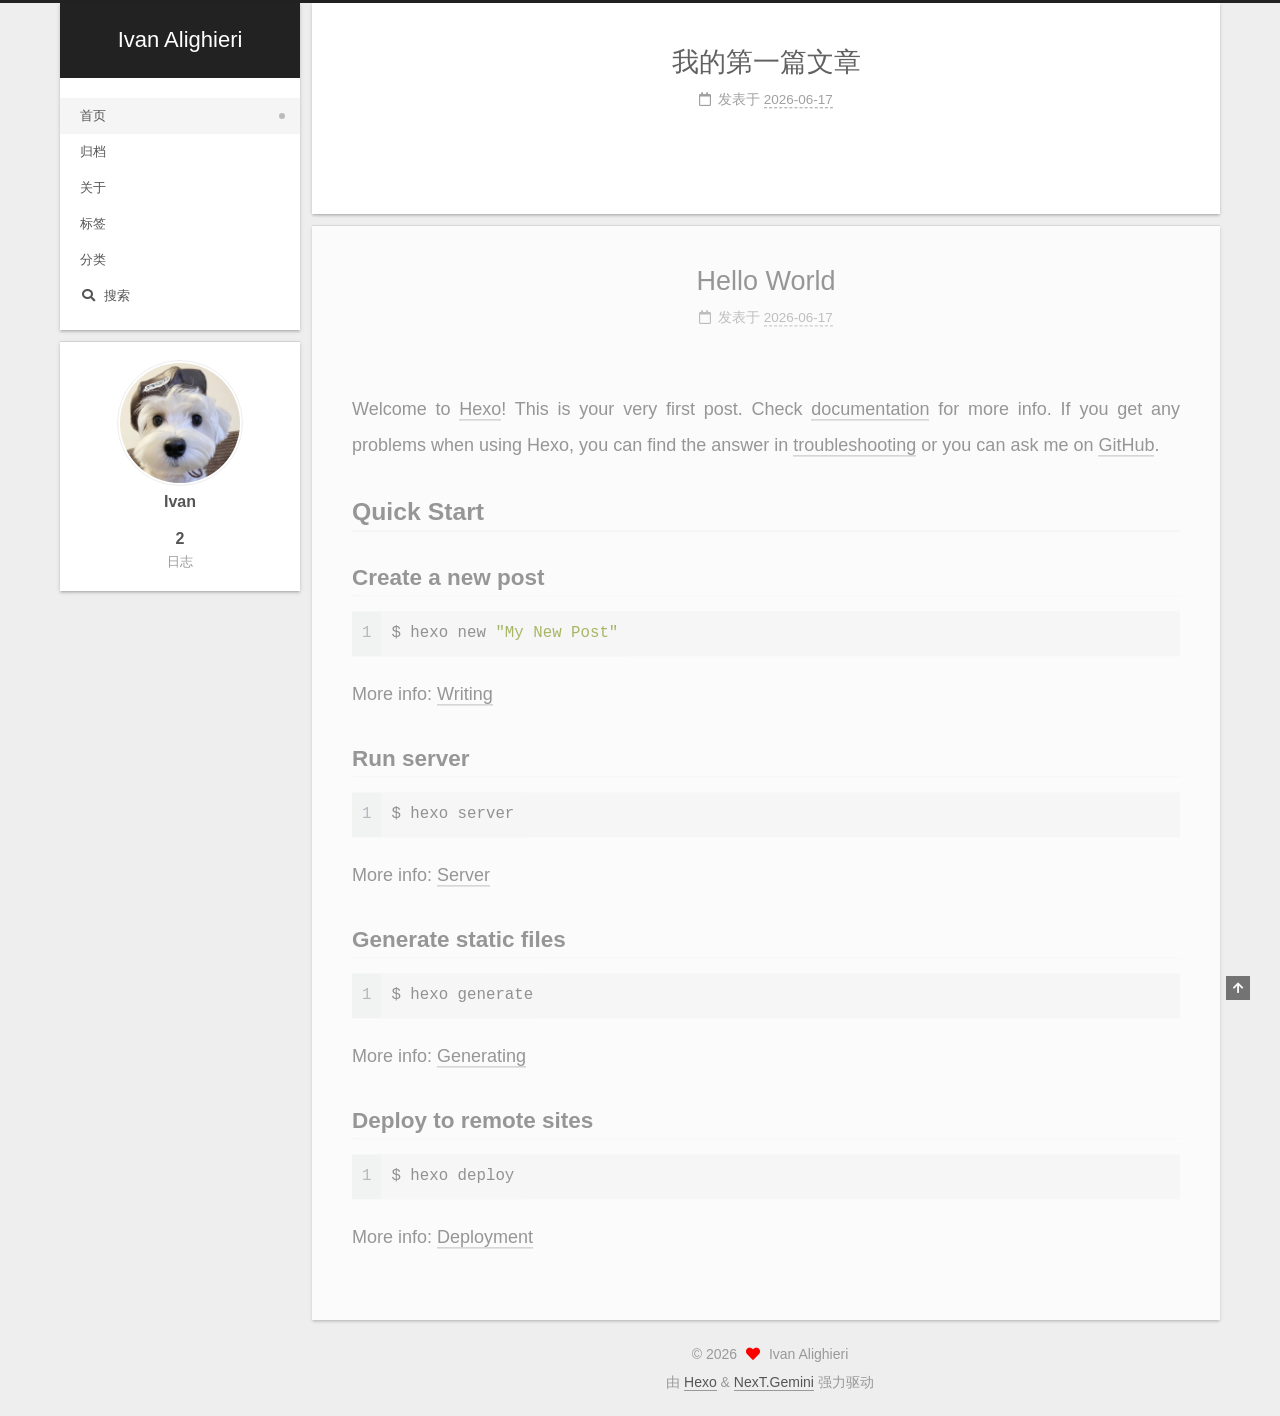
<file: index.html>
<!DOCTYPE html>
<html lang="zh-CN">
<head>
  <meta charset="UTF-8">
<meta name="viewport" content="width=device-width, initial-scale=1, maximum-scale=2">
<meta name="theme-color" content="#222">
<meta name="generator" content="Hexo 7.3.0">
  <link rel="apple-touch-icon" sizes="180x180" href="/images/apple-touch-icon-next.png">
  <link rel="icon" type="image/png" sizes="32x32" href="/images/favicon-32x32-next.png">
  <link rel="icon" type="image/png" sizes="16x16" href="/images/favicon-16x16-next.png">
  <link rel="mask-icon" href="/images/logo.svg" color="#222">

<link rel="stylesheet" href="/css/main.css">


<link rel="stylesheet" href="/lib/font-awesome/css/all.min.css">

<script id="hexo-configurations">
    var NexT = window.NexT || {};
    var CONFIG = {"hostname":"example.com","root":"/","scheme":"Gemini","version":"7.8.0","exturl":false,"sidebar":{"position":"left","display":"post","padding":18,"offset":12,"onmobile":false},"copycode":{"enable":false,"show_result":false,"style":null},"back2top":{"enable":true,"sidebar":false,"scrollpercent":false},"bookmark":{"enable":false,"color":"#222","save":"auto"},"fancybox":false,"mediumzoom":false,"lazyload":false,"pangu":false,"comments":{"style":"tabs","active":null,"storage":true,"lazyload":false,"nav":null},"algolia":{"hits":{"per_page":10},"labels":{"input_placeholder":"Search for Posts","hits_empty":"We didn't find any results for the search: ${query}","hits_stats":"${hits} results found in ${time} ms"}},"localsearch":{"enable":true,"trigger":"auto","top_n_per_article":1,"unescape":false,"preload":false},"motion":{"enable":true,"async":false,"transition":{"post_block":"fadeIn","post_header":"slideDownIn","post_body":"slideDownIn","coll_header":"slideLeftIn","sidebar":"slideUpIn"}}};
  </script>

  <meta property="og:type" content="website">
<meta property="og:title" content="Ivan Alighieri">
<meta property="og:url" content="http://example.com/index.html">
<meta property="og:site_name" content="Ivan Alighieri">
<meta property="og:locale" content="zh_CN">
<meta property="article:author" content="Ivan">
<meta name="twitter:card" content="summary">

<link rel="canonical" href="http://example.com/">


<script id="page-configurations">
  // https://hexo.io/docs/variables.html
  CONFIG.page = {
    sidebar: "",
    isHome : true,
    isPost : false,
    lang   : 'zh-CN'
  };
</script>

  <title>Ivan Alighieri</title>
  






  <noscript>
  <style>
  .use-motion .brand,
  .use-motion .menu-item,
  .sidebar-inner,
  .use-motion .post-block,
  .use-motion .pagination,
  .use-motion .comments,
  .use-motion .post-header,
  .use-motion .post-body,
  .use-motion .collection-header { opacity: initial; }

  .use-motion .site-title,
  .use-motion .site-subtitle {
    opacity: initial;
    top: initial;
  }

  .use-motion .logo-line-before i { left: initial; }
  .use-motion .logo-line-after i { right: initial; }
  </style>
</noscript>

</head>

<body itemscope itemtype="http://schema.org/WebPage">
  <div class="container use-motion">
    <div class="headband"></div>

    <header class="header" itemscope itemtype="http://schema.org/WPHeader">
      <div class="header-inner"><div class="site-brand-container">
  <div class="site-nav-toggle">
    <div class="toggle" aria-label="切换导航栏">
      <span class="toggle-line toggle-line-first"></span>
      <span class="toggle-line toggle-line-middle"></span>
      <span class="toggle-line toggle-line-last"></span>
    </div>
  </div>

  <div class="site-meta">

    <a href="/" class="brand" rel="start">
      <span class="logo-line-before"><i></i></span>
      <h1 class="site-title">Ivan Alighieri</h1>
      <span class="logo-line-after"><i></i></span>
    </a>
  </div>

  <div class="site-nav-right">
    <div class="toggle popup-trigger">
        <i class="fa fa-search fa-fw fa-lg"></i>
    </div>
  </div>
</div>




<nav class="site-nav">
  <ul id="menu" class="main-menu menu">
        <li class="menu-item menu-item-home">

    <a href="/" rel="section"><i class="home fa-fw"></i>首页</a>

  </li>
        <li class="menu-item menu-item-archives">

    <a href="/archives/" rel="section"><i class="archive fa-fw"></i>归档</a>

  </li>
        <li class="menu-item menu-item-about">

    <a href="/about/" rel="section"><i class="user fa-fw"></i>关于</a>

  </li>
        <li class="menu-item menu-item-tags">

    <a href="/tags/" rel="section"><i class="tags fa-fw"></i>标签</a>

  </li>
        <li class="menu-item menu-item-categories">

    <a href="/categories/" rel="section"><i class="th fa-fw"></i>分类</a>

  </li>
      <li class="menu-item menu-item-search">
        <a role="button" class="popup-trigger"><i class="fa fa-search fa-fw"></i>搜索
        </a>
      </li>
  </ul>
</nav>



  <div class="search-pop-overlay">
    <div class="popup search-popup">
        <div class="search-header">
  <span class="search-icon">
    <i class="fa fa-search"></i>
  </span>
  <div class="search-input-container">
    <input autocomplete="off" autocapitalize="off"
           placeholder="搜索..." spellcheck="false"
           type="search" class="search-input">
  </div>
  <span class="popup-btn-close">
    <i class="fa fa-times-circle"></i>
  </span>
</div>
<div id="search-result">
  <div id="no-result">
    <i class="fa fa-spinner fa-pulse fa-5x fa-fw"></i>
  </div>
</div>

    </div>
  </div>

</div>
    </header>

    
  <div class="back-to-top">
    <i class="fa fa-arrow-up"></i>
    <span>0%</span>
  </div>
  <div class="reading-progress-bar"></div>


    <main class="main">
      <div class="main-inner">
        <div class="content-wrap">
          

          <div class="content index posts-expand">
            
      
  
  
  <article itemscope itemtype="http://schema.org/Article" class="post-block" lang="zh-CN">
    <link itemprop="mainEntityOfPage" href="http://example.com/2026/06/17/%E6%88%91%E7%9A%84%E7%AC%AC%E4%B8%80%E7%AF%87%E6%96%87%E7%AB%A0/">

    <span hidden itemprop="author" itemscope itemtype="http://schema.org/Person">
      <meta itemprop="image" content="/images/avatar.jpeg">
      <meta itemprop="name" content="Ivan">
      <meta itemprop="description" content="">
    </span>

    <span hidden itemprop="publisher" itemscope itemtype="http://schema.org/Organization">
      <meta itemprop="name" content="Ivan Alighieri">
    </span>
      <header class="post-header">
        <h2 class="post-title" itemprop="name headline">
          
            <a href="/2026/06/17/%E6%88%91%E7%9A%84%E7%AC%AC%E4%B8%80%E7%AF%87%E6%96%87%E7%AB%A0/" class="post-title-link" itemprop="url">我的第一篇文章</a>
        </h2>

        <div class="post-meta">
            <span class="post-meta-item">
              <span class="post-meta-item-icon">
                <i class="far fa-calendar"></i>
              </span>
              <span class="post-meta-item-text">发表于</span>

              <time title="创建时间：2026-06-17 11:41:03" itemprop="dateCreated datePublished" datetime="2026-06-17T11:41:03+08:00">2026-06-17</time>
            </span>

          

        </div>
      </header>

    
    
    
    <div class="post-body" itemprop="articleBody">

      
          
      
    </div>

    
    
    
      <footer class="post-footer">
        <div class="post-eof"></div>
      </footer>
  </article>
  
  
  

      
  
  
  <article itemscope itemtype="http://schema.org/Article" class="post-block" lang="zh-CN">
    <link itemprop="mainEntityOfPage" href="http://example.com/2026/06/17/hello-world/">

    <span hidden itemprop="author" itemscope itemtype="http://schema.org/Person">
      <meta itemprop="image" content="/images/avatar.jpeg">
      <meta itemprop="name" content="Ivan">
      <meta itemprop="description" content="">
    </span>

    <span hidden itemprop="publisher" itemscope itemtype="http://schema.org/Organization">
      <meta itemprop="name" content="Ivan Alighieri">
    </span>
      <header class="post-header">
        <h2 class="post-title" itemprop="name headline">
          
            <a href="/2026/06/17/hello-world/" class="post-title-link" itemprop="url">Hello World</a>
        </h2>

        <div class="post-meta">
            <span class="post-meta-item">
              <span class="post-meta-item-icon">
                <i class="far fa-calendar"></i>
              </span>
              <span class="post-meta-item-text">发表于</span>
              

              <time title="创建时间：2026-06-17 11:32:36 / 修改时间：11:18:34" itemprop="dateCreated datePublished" datetime="2026-06-17T11:32:36+08:00">2026-06-17</time>
            </span>

          

        </div>
      </header>

    
    
    
    <div class="post-body" itemprop="articleBody">

      
          <p>Welcome to <a target="_blank" rel="noopener" href="https://hexo.io/">Hexo</a>! This is your very first post. Check <a target="_blank" rel="noopener" href="https://hexo.io/docs/">documentation</a> for more info. If you get any problems when using Hexo, you can find the answer in <a target="_blank" rel="noopener" href="https://hexo.io/docs/troubleshooting.html">troubleshooting</a> or you can ask me on <a target="_blank" rel="noopener" href="https://github.com/hexojs/hexo/issues">GitHub</a>.</p>
<h2 id="Quick-Start"><a href="#Quick-Start" class="headerlink" title="Quick Start"></a>Quick Start</h2><h3 id="Create-a-new-post"><a href="#Create-a-new-post" class="headerlink" title="Create a new post"></a>Create a new post</h3><figure class="highlight bash"><table><tr><td class="gutter"><pre><span class="line">1</span><br></pre></td><td class="code"><pre><span class="line">$ hexo new <span class="string">&quot;My New Post&quot;</span></span><br></pre></td></tr></table></figure>

<p>More info: <a target="_blank" rel="noopener" href="https://hexo.io/docs/writing.html">Writing</a></p>
<h3 id="Run-server"><a href="#Run-server" class="headerlink" title="Run server"></a>Run server</h3><figure class="highlight bash"><table><tr><td class="gutter"><pre><span class="line">1</span><br></pre></td><td class="code"><pre><span class="line">$ hexo server</span><br></pre></td></tr></table></figure>

<p>More info: <a target="_blank" rel="noopener" href="https://hexo.io/docs/server.html">Server</a></p>
<h3 id="Generate-static-files"><a href="#Generate-static-files" class="headerlink" title="Generate static files"></a>Generate static files</h3><figure class="highlight bash"><table><tr><td class="gutter"><pre><span class="line">1</span><br></pre></td><td class="code"><pre><span class="line">$ hexo generate</span><br></pre></td></tr></table></figure>

<p>More info: <a target="_blank" rel="noopener" href="https://hexo.io/docs/generating.html">Generating</a></p>
<h3 id="Deploy-to-remote-sites"><a href="#Deploy-to-remote-sites" class="headerlink" title="Deploy to remote sites"></a>Deploy to remote sites</h3><figure class="highlight bash"><table><tr><td class="gutter"><pre><span class="line">1</span><br></pre></td><td class="code"><pre><span class="line">$ hexo deploy</span><br></pre></td></tr></table></figure>

<p>More info: <a target="_blank" rel="noopener" href="https://hexo.io/docs/one-command-deployment.html">Deployment</a></p>

      
    </div>

    
    
    
      <footer class="post-footer">
        <div class="post-eof"></div>
      </footer>
  </article>
  
  
  


  



          </div>
          

<script>
  window.addEventListener('tabs:register', () => {
    let { activeClass } = CONFIG.comments;
    if (CONFIG.comments.storage) {
      activeClass = localStorage.getItem('comments_active') || activeClass;
    }
    if (activeClass) {
      let activeTab = document.querySelector(`a[href="#comment-${activeClass}"]`);
      if (activeTab) {
        activeTab.click();
      }
    }
  });
  if (CONFIG.comments.storage) {
    window.addEventListener('tabs:click', event => {
      if (!event.target.matches('.tabs-comment .tab-content .tab-pane')) return;
      let commentClass = event.target.classList[1];
      localStorage.setItem('comments_active', commentClass);
    });
  }
</script>

        </div>
          
  
  <div class="toggle sidebar-toggle">
    <span class="toggle-line toggle-line-first"></span>
    <span class="toggle-line toggle-line-middle"></span>
    <span class="toggle-line toggle-line-last"></span>
  </div>

  <aside class="sidebar">
    <div class="sidebar-inner">

      <ul class="sidebar-nav motion-element">
        <li class="sidebar-nav-toc">
          文章目录
        </li>
        <li class="sidebar-nav-overview">
          站点概览
        </li>
      </ul>

      <!--noindex-->
      <div class="post-toc-wrap sidebar-panel">
      </div>
      <!--/noindex-->

      <div class="site-overview-wrap sidebar-panel">
        <div class="site-author motion-element" itemprop="author" itemscope itemtype="http://schema.org/Person">
    <img class="site-author-image" itemprop="image" alt="Ivan"
      src="/images/avatar.jpeg">
  <p class="site-author-name" itemprop="name">Ivan</p>
  <div class="site-description" itemprop="description"></div>
</div>
<div class="site-state-wrap motion-element">
  <nav class="site-state">
      <div class="site-state-item site-state-posts">
          <a href="/archives/">
        
          <span class="site-state-item-count">2</span>
          <span class="site-state-item-name">日志</span>
        </a>
      </div>
  </nav>
</div>



      </div>

    </div>
  </aside>
  <div id="sidebar-dimmer"></div>


      </div>
    </main>

    <footer class="footer">
      <div class="footer-inner">
        

        

<div class="copyright">
  
  &copy; 
  <span itemprop="copyrightYear">2026</span>
  <span class="with-love">
    <i class="fa fa-heart"></i>
  </span>
  <span class="author" itemprop="copyrightHolder">Ivan Alighieri</span>
</div>
  <div class="powered-by">由 <a href="https://hexo.io/" class="theme-link" rel="noopener" target="_blank">Hexo</a> & <a href="https://theme-next.org/" class="theme-link" rel="noopener" target="_blank">NexT.Gemini</a> 强力驱动
  </div>

        








      </div>
    </footer>
  </div>

  
  <script src="/lib/anime.min.js"></script>
  <script src="/lib/velocity/velocity.min.js"></script>
  <script src="/lib/velocity/velocity.ui.min.js"></script>

<script src="/js/utils.js"></script>

<script src="/js/motion.js"></script>


<script src="/js/schemes/pisces.js"></script>


<script src="/js/next-boot.js"></script>




  




  
<script src="/js/local-search.js"></script>













  

  

</body>
</html>
</file>
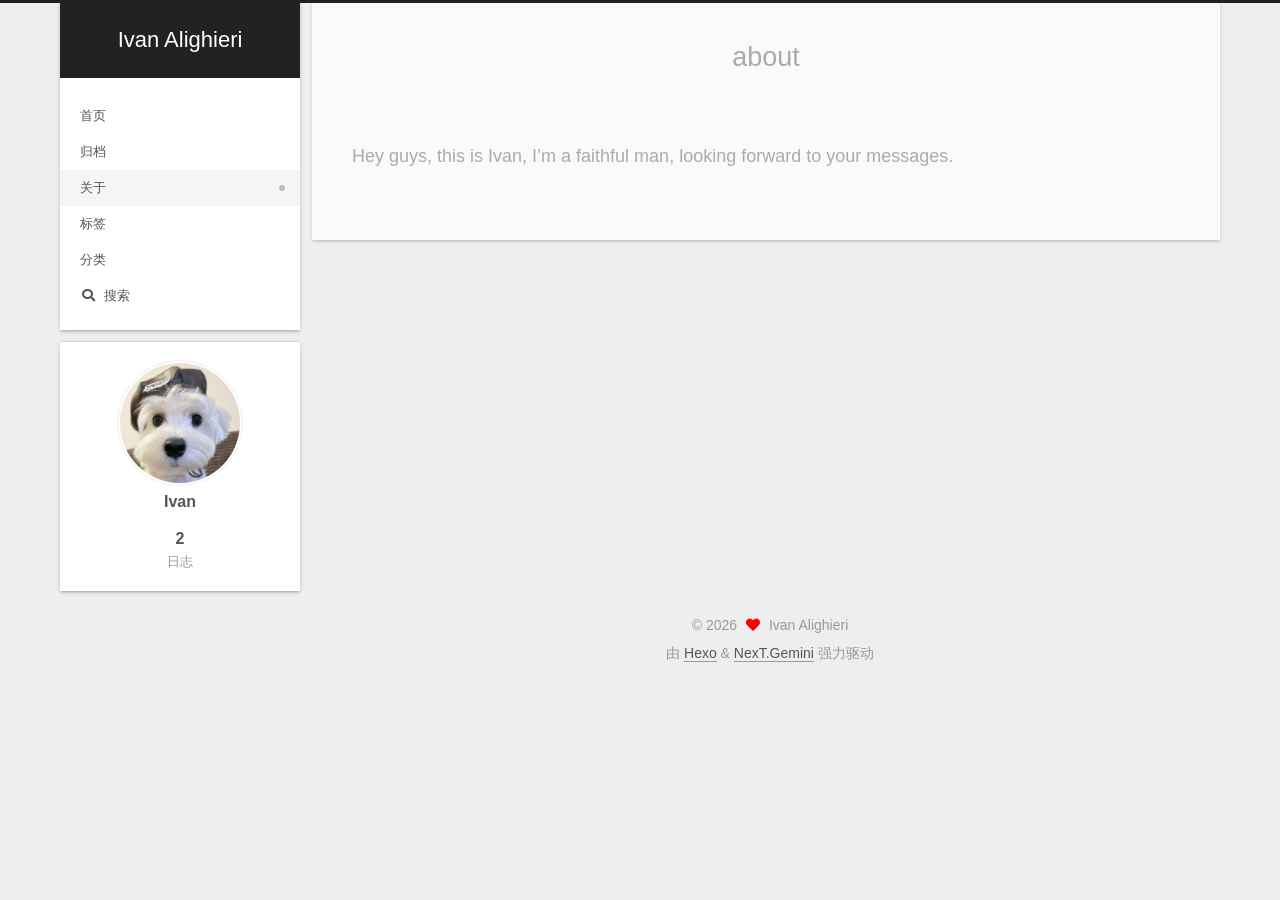
<file: about/index.html>
<!DOCTYPE html>
<html lang="zh-CN">
<head>
  <meta charset="UTF-8">
<meta name="viewport" content="width=device-width, initial-scale=1, maximum-scale=2">
<meta name="theme-color" content="#222">
<meta name="generator" content="Hexo 7.3.0">
  <link rel="apple-touch-icon" sizes="180x180" href="/images/apple-touch-icon-next.png">
  <link rel="icon" type="image/png" sizes="32x32" href="/images/favicon-32x32-next.png">
  <link rel="icon" type="image/png" sizes="16x16" href="/images/favicon-16x16-next.png">
  <link rel="mask-icon" href="/images/logo.svg" color="#222">

<link rel="stylesheet" href="/css/main.css">


<link rel="stylesheet" href="/lib/font-awesome/css/all.min.css">

<script id="hexo-configurations">
    var NexT = window.NexT || {};
    var CONFIG = {"hostname":"example.com","root":"/","scheme":"Gemini","version":"7.8.0","exturl":false,"sidebar":{"position":"left","display":"post","padding":18,"offset":12,"onmobile":false},"copycode":{"enable":false,"show_result":false,"style":null},"back2top":{"enable":true,"sidebar":false,"scrollpercent":false},"bookmark":{"enable":false,"color":"#222","save":"auto"},"fancybox":false,"mediumzoom":false,"lazyload":false,"pangu":false,"comments":{"style":"tabs","active":null,"storage":true,"lazyload":false,"nav":null},"algolia":{"hits":{"per_page":10},"labels":{"input_placeholder":"Search for Posts","hits_empty":"We didn't find any results for the search: ${query}","hits_stats":"${hits} results found in ${time} ms"}},"localsearch":{"enable":true,"trigger":"auto","top_n_per_article":1,"unescape":false,"preload":false},"motion":{"enable":true,"async":false,"transition":{"post_block":"fadeIn","post_header":"slideDownIn","post_body":"slideDownIn","coll_header":"slideLeftIn","sidebar":"slideUpIn"}}};
  </script>

  <meta name="description" content="Hey guys, this is Ivan, I’m a faithful man, looking forward to your messages.">
<meta property="og:type" content="website">
<meta property="og:title" content="about">
<meta property="og:url" content="http://example.com/about/index.html">
<meta property="og:site_name" content="Ivan Alighieri">
<meta property="og:description" content="Hey guys, this is Ivan, I’m a faithful man, looking forward to your messages.">
<meta property="og:locale" content="zh_CN">
<meta property="article:published_time" content="2026-06-18T02:36:50.000Z">
<meta property="article:modified_time" content="2026-06-18T03:04:30.211Z">
<meta property="article:author" content="Ivan">
<meta name="twitter:card" content="summary">

<link rel="canonical" href="http://example.com/about/">


<script id="page-configurations">
  // https://hexo.io/docs/variables.html
  CONFIG.page = {
    sidebar: "",
    isHome : false,
    isPost : false,
    lang   : 'zh-CN'
  };
</script>

  <title>about | Ivan Alighieri
</title>
  






  <noscript>
  <style>
  .use-motion .brand,
  .use-motion .menu-item,
  .sidebar-inner,
  .use-motion .post-block,
  .use-motion .pagination,
  .use-motion .comments,
  .use-motion .post-header,
  .use-motion .post-body,
  .use-motion .collection-header { opacity: initial; }

  .use-motion .site-title,
  .use-motion .site-subtitle {
    opacity: initial;
    top: initial;
  }

  .use-motion .logo-line-before i { left: initial; }
  .use-motion .logo-line-after i { right: initial; }
  </style>
</noscript>

</head>

<body itemscope itemtype="http://schema.org/WebPage">
  <div class="container use-motion">
    <div class="headband"></div>

    <header class="header" itemscope itemtype="http://schema.org/WPHeader">
      <div class="header-inner"><div class="site-brand-container">
  <div class="site-nav-toggle">
    <div class="toggle" aria-label="切换导航栏">
      <span class="toggle-line toggle-line-first"></span>
      <span class="toggle-line toggle-line-middle"></span>
      <span class="toggle-line toggle-line-last"></span>
    </div>
  </div>

  <div class="site-meta">

    <a href="/" class="brand" rel="start">
      <span class="logo-line-before"><i></i></span>
      <h1 class="site-title">Ivan Alighieri</h1>
      <span class="logo-line-after"><i></i></span>
    </a>
  </div>

  <div class="site-nav-right">
    <div class="toggle popup-trigger">
        <i class="fa fa-search fa-fw fa-lg"></i>
    </div>
  </div>
</div>




<nav class="site-nav">
  <ul id="menu" class="main-menu menu">
        <li class="menu-item menu-item-home">

    <a href="/" rel="section"><i class="home fa-fw"></i>首页</a>

  </li>
        <li class="menu-item menu-item-archives">

    <a href="/archives/" rel="section"><i class="archive fa-fw"></i>归档</a>

  </li>
        <li class="menu-item menu-item-about">

    <a href="/about/" rel="section"><i class="user fa-fw"></i>关于</a>

  </li>
        <li class="menu-item menu-item-tags">

    <a href="/tags/" rel="section"><i class="tags fa-fw"></i>标签</a>

  </li>
        <li class="menu-item menu-item-categories">

    <a href="/categories/" rel="section"><i class="th fa-fw"></i>分类</a>

  </li>
      <li class="menu-item menu-item-search">
        <a role="button" class="popup-trigger"><i class="fa fa-search fa-fw"></i>搜索
        </a>
      </li>
  </ul>
</nav>



  <div class="search-pop-overlay">
    <div class="popup search-popup">
        <div class="search-header">
  <span class="search-icon">
    <i class="fa fa-search"></i>
  </span>
  <div class="search-input-container">
    <input autocomplete="off" autocapitalize="off"
           placeholder="搜索..." spellcheck="false"
           type="search" class="search-input">
  </div>
  <span class="popup-btn-close">
    <i class="fa fa-times-circle"></i>
  </span>
</div>
<div id="search-result">
  <div id="no-result">
    <i class="fa fa-spinner fa-pulse fa-5x fa-fw"></i>
  </div>
</div>

    </div>
  </div>

</div>
    </header>

    
  <div class="back-to-top">
    <i class="fa fa-arrow-up"></i>
    <span>0%</span>
  </div>
  <div class="reading-progress-bar"></div>


    <main class="main">
      <div class="main-inner">
        <div class="content-wrap">
          
  
  

          <div class="content page posts-expand">
            

    
    
    
    <div class="post-block" lang="zh-CN">
      <header class="post-header">

<h1 class="post-title" itemprop="name headline">about
</h1>

<div class="post-meta">
  

</div>

</header>

      
      
      
      <div class="post-body">
          <p>Hey guys, this is Ivan, I’m a faithful man, looking forward to your messages.</p>

      </div>
      
      
      
    </div>
    

    
    
    


          </div>
          

<script>
  window.addEventListener('tabs:register', () => {
    let { activeClass } = CONFIG.comments;
    if (CONFIG.comments.storage) {
      activeClass = localStorage.getItem('comments_active') || activeClass;
    }
    if (activeClass) {
      let activeTab = document.querySelector(`a[href="#comment-${activeClass}"]`);
      if (activeTab) {
        activeTab.click();
      }
    }
  });
  if (CONFIG.comments.storage) {
    window.addEventListener('tabs:click', event => {
      if (!event.target.matches('.tabs-comment .tab-content .tab-pane')) return;
      let commentClass = event.target.classList[1];
      localStorage.setItem('comments_active', commentClass);
    });
  }
</script>

        </div>
          
  
  <div class="toggle sidebar-toggle">
    <span class="toggle-line toggle-line-first"></span>
    <span class="toggle-line toggle-line-middle"></span>
    <span class="toggle-line toggle-line-last"></span>
  </div>

  <aside class="sidebar">
    <div class="sidebar-inner">

      <ul class="sidebar-nav motion-element">
        <li class="sidebar-nav-toc">
          文章目录
        </li>
        <li class="sidebar-nav-overview">
          站点概览
        </li>
      </ul>

      <!--noindex-->
      <div class="post-toc-wrap sidebar-panel">
      </div>
      <!--/noindex-->

      <div class="site-overview-wrap sidebar-panel">
        <div class="site-author motion-element" itemprop="author" itemscope itemtype="http://schema.org/Person">
    <img class="site-author-image" itemprop="image" alt="Ivan"
      src="/images/avatar.jpeg">
  <p class="site-author-name" itemprop="name">Ivan</p>
  <div class="site-description" itemprop="description"></div>
</div>
<div class="site-state-wrap motion-element">
  <nav class="site-state">
      <div class="site-state-item site-state-posts">
          <a href="/archives/">
        
          <span class="site-state-item-count">2</span>
          <span class="site-state-item-name">日志</span>
        </a>
      </div>
  </nav>
</div>



      </div>

    </div>
  </aside>
  <div id="sidebar-dimmer"></div>


      </div>
    </main>

    <footer class="footer">
      <div class="footer-inner">
        

        

<div class="copyright">
  
  &copy; 
  <span itemprop="copyrightYear">2026</span>
  <span class="with-love">
    <i class="fa fa-heart"></i>
  </span>
  <span class="author" itemprop="copyrightHolder">Ivan Alighieri</span>
</div>
  <div class="powered-by">由 <a href="https://hexo.io/" class="theme-link" rel="noopener" target="_blank">Hexo</a> & <a href="https://theme-next.org/" class="theme-link" rel="noopener" target="_blank">NexT.Gemini</a> 强力驱动
  </div>

        








      </div>
    </footer>
  </div>

  
  <script src="/lib/anime.min.js"></script>
  <script src="/lib/velocity/velocity.min.js"></script>
  <script src="/lib/velocity/velocity.ui.min.js"></script>

<script src="/js/utils.js"></script>

<script src="/js/motion.js"></script>


<script src="/js/schemes/pisces.js"></script>


<script src="/js/next-boot.js"></script>




  




  
<script src="/js/local-search.js"></script>













  

  

</body>
</html>
</file>
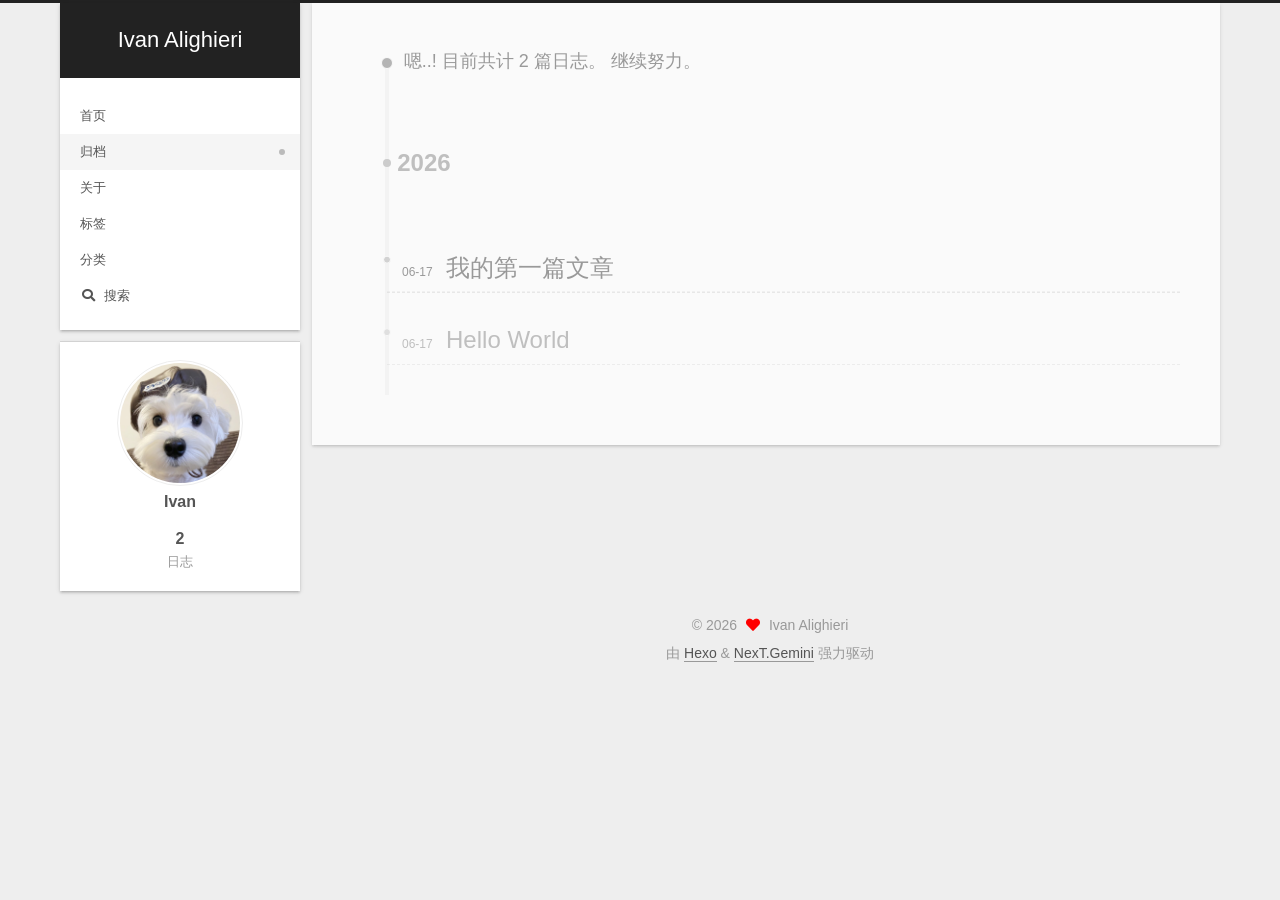
<file: archives/index.html>
<!DOCTYPE html>
<html lang="zh-CN">
<head>
  <meta charset="UTF-8">
<meta name="viewport" content="width=device-width, initial-scale=1, maximum-scale=2">
<meta name="theme-color" content="#222">
<meta name="generator" content="Hexo 7.3.0">
  <link rel="apple-touch-icon" sizes="180x180" href="/images/apple-touch-icon-next.png">
  <link rel="icon" type="image/png" sizes="32x32" href="/images/favicon-32x32-next.png">
  <link rel="icon" type="image/png" sizes="16x16" href="/images/favicon-16x16-next.png">
  <link rel="mask-icon" href="/images/logo.svg" color="#222">

<link rel="stylesheet" href="/css/main.css">


<link rel="stylesheet" href="/lib/font-awesome/css/all.min.css">

<script id="hexo-configurations">
    var NexT = window.NexT || {};
    var CONFIG = {"hostname":"example.com","root":"/","scheme":"Gemini","version":"7.8.0","exturl":false,"sidebar":{"position":"left","display":"post","padding":18,"offset":12,"onmobile":false},"copycode":{"enable":false,"show_result":false,"style":null},"back2top":{"enable":true,"sidebar":false,"scrollpercent":false},"bookmark":{"enable":false,"color":"#222","save":"auto"},"fancybox":false,"mediumzoom":false,"lazyload":false,"pangu":false,"comments":{"style":"tabs","active":null,"storage":true,"lazyload":false,"nav":null},"algolia":{"hits":{"per_page":10},"labels":{"input_placeholder":"Search for Posts","hits_empty":"We didn't find any results for the search: ${query}","hits_stats":"${hits} results found in ${time} ms"}},"localsearch":{"enable":true,"trigger":"auto","top_n_per_article":1,"unescape":false,"preload":false},"motion":{"enable":true,"async":false,"transition":{"post_block":"fadeIn","post_header":"slideDownIn","post_body":"slideDownIn","coll_header":"slideLeftIn","sidebar":"slideUpIn"}}};
  </script>

  <meta property="og:type" content="website">
<meta property="og:title" content="Ivan Alighieri">
<meta property="og:url" content="http://example.com/archives/index.html">
<meta property="og:site_name" content="Ivan Alighieri">
<meta property="og:locale" content="zh_CN">
<meta property="article:author" content="Ivan">
<meta name="twitter:card" content="summary">

<link rel="canonical" href="http://example.com/archives/">


<script id="page-configurations">
  // https://hexo.io/docs/variables.html
  CONFIG.page = {
    sidebar: "",
    isHome : false,
    isPost : false,
    lang   : 'zh-CN'
  };
</script>

  <title>归档 | Ivan Alighieri</title>
  






  <noscript>
  <style>
  .use-motion .brand,
  .use-motion .menu-item,
  .sidebar-inner,
  .use-motion .post-block,
  .use-motion .pagination,
  .use-motion .comments,
  .use-motion .post-header,
  .use-motion .post-body,
  .use-motion .collection-header { opacity: initial; }

  .use-motion .site-title,
  .use-motion .site-subtitle {
    opacity: initial;
    top: initial;
  }

  .use-motion .logo-line-before i { left: initial; }
  .use-motion .logo-line-after i { right: initial; }
  </style>
</noscript>

</head>

<body itemscope itemtype="http://schema.org/WebPage">
  <div class="container use-motion">
    <div class="headband"></div>

    <header class="header" itemscope itemtype="http://schema.org/WPHeader">
      <div class="header-inner"><div class="site-brand-container">
  <div class="site-nav-toggle">
    <div class="toggle" aria-label="切换导航栏">
      <span class="toggle-line toggle-line-first"></span>
      <span class="toggle-line toggle-line-middle"></span>
      <span class="toggle-line toggle-line-last"></span>
    </div>
  </div>

  <div class="site-meta">

    <a href="/" class="brand" rel="start">
      <span class="logo-line-before"><i></i></span>
      <h1 class="site-title">Ivan Alighieri</h1>
      <span class="logo-line-after"><i></i></span>
    </a>
  </div>

  <div class="site-nav-right">
    <div class="toggle popup-trigger">
        <i class="fa fa-search fa-fw fa-lg"></i>
    </div>
  </div>
</div>




<nav class="site-nav">
  <ul id="menu" class="main-menu menu">
        <li class="menu-item menu-item-home">

    <a href="/" rel="section"><i class="home fa-fw"></i>首页</a>

  </li>
        <li class="menu-item menu-item-archives">

    <a href="/archives/" rel="section"><i class="archive fa-fw"></i>归档</a>

  </li>
        <li class="menu-item menu-item-about">

    <a href="/about/" rel="section"><i class="user fa-fw"></i>关于</a>

  </li>
        <li class="menu-item menu-item-tags">

    <a href="/tags/" rel="section"><i class="tags fa-fw"></i>标签</a>

  </li>
        <li class="menu-item menu-item-categories">

    <a href="/categories/" rel="section"><i class="th fa-fw"></i>分类</a>

  </li>
      <li class="menu-item menu-item-search">
        <a role="button" class="popup-trigger"><i class="fa fa-search fa-fw"></i>搜索
        </a>
      </li>
  </ul>
</nav>



  <div class="search-pop-overlay">
    <div class="popup search-popup">
        <div class="search-header">
  <span class="search-icon">
    <i class="fa fa-search"></i>
  </span>
  <div class="search-input-container">
    <input autocomplete="off" autocapitalize="off"
           placeholder="搜索..." spellcheck="false"
           type="search" class="search-input">
  </div>
  <span class="popup-btn-close">
    <i class="fa fa-times-circle"></i>
  </span>
</div>
<div id="search-result">
  <div id="no-result">
    <i class="fa fa-spinner fa-pulse fa-5x fa-fw"></i>
  </div>
</div>

    </div>
  </div>

</div>
    </header>

    
  <div class="back-to-top">
    <i class="fa fa-arrow-up"></i>
    <span>0%</span>
  </div>
  <div class="reading-progress-bar"></div>


    <main class="main">
      <div class="main-inner">
        <div class="content-wrap">
          

          <div class="content archive">
            

  
  
  
  <div class="post-block">
    <div class="posts-collapse">
      <div class="collection-title">
        <span class="collection-header">嗯..! 目前共计 2 篇日志。 继续努力。</span>
      </div>

      
    <div class="collection-year">
      <span class="collection-header">2026</span>
    </div>

  <article itemscope itemtype="http://schema.org/Article">
    <header class="post-header">

      <div class="post-meta">
        <time itemprop="dateCreated"
              datetime="2026-06-17T11:41:03+08:00"
              content="2026-06-17">
          06-17
        </time>
      </div>

      <div class="post-title">
          <a class="post-title-link" href="/2026/06/17/%E6%88%91%E7%9A%84%E7%AC%AC%E4%B8%80%E7%AF%87%E6%96%87%E7%AB%A0/" itemprop="url">
            <span itemprop="name">我的第一篇文章</span>
          </a>
      </div>

    </header>
  </article>

  <article itemscope itemtype="http://schema.org/Article">
    <header class="post-header">

      <div class="post-meta">
        <time itemprop="dateCreated"
              datetime="2026-06-17T11:32:36+08:00"
              content="2026-06-17">
          06-17
        </time>
      </div>

      <div class="post-title">
          <a class="post-title-link" href="/2026/06/17/hello-world/" itemprop="url">
            <span itemprop="name">Hello World</span>
          </a>
      </div>

    </header>
  </article>


    </div>
  </div>
  
  
  

  



          </div>
          

<script>
  window.addEventListener('tabs:register', () => {
    let { activeClass } = CONFIG.comments;
    if (CONFIG.comments.storage) {
      activeClass = localStorage.getItem('comments_active') || activeClass;
    }
    if (activeClass) {
      let activeTab = document.querySelector(`a[href="#comment-${activeClass}"]`);
      if (activeTab) {
        activeTab.click();
      }
    }
  });
  if (CONFIG.comments.storage) {
    window.addEventListener('tabs:click', event => {
      if (!event.target.matches('.tabs-comment .tab-content .tab-pane')) return;
      let commentClass = event.target.classList[1];
      localStorage.setItem('comments_active', commentClass);
    });
  }
</script>

        </div>
          
  
  <div class="toggle sidebar-toggle">
    <span class="toggle-line toggle-line-first"></span>
    <span class="toggle-line toggle-line-middle"></span>
    <span class="toggle-line toggle-line-last"></span>
  </div>

  <aside class="sidebar">
    <div class="sidebar-inner">

      <ul class="sidebar-nav motion-element">
        <li class="sidebar-nav-toc">
          文章目录
        </li>
        <li class="sidebar-nav-overview">
          站点概览
        </li>
      </ul>

      <!--noindex-->
      <div class="post-toc-wrap sidebar-panel">
      </div>
      <!--/noindex-->

      <div class="site-overview-wrap sidebar-panel">
        <div class="site-author motion-element" itemprop="author" itemscope itemtype="http://schema.org/Person">
    <img class="site-author-image" itemprop="image" alt="Ivan"
      src="/images/avatar.jpeg">
  <p class="site-author-name" itemprop="name">Ivan</p>
  <div class="site-description" itemprop="description"></div>
</div>
<div class="site-state-wrap motion-element">
  <nav class="site-state">
      <div class="site-state-item site-state-posts">
          <a href="/archives/">
        
          <span class="site-state-item-count">2</span>
          <span class="site-state-item-name">日志</span>
        </a>
      </div>
  </nav>
</div>



      </div>

    </div>
  </aside>
  <div id="sidebar-dimmer"></div>


      </div>
    </main>

    <footer class="footer">
      <div class="footer-inner">
        

        

<div class="copyright">
  
  &copy; 
  <span itemprop="copyrightYear">2026</span>
  <span class="with-love">
    <i class="fa fa-heart"></i>
  </span>
  <span class="author" itemprop="copyrightHolder">Ivan Alighieri</span>
</div>
  <div class="powered-by">由 <a href="https://hexo.io/" class="theme-link" rel="noopener" target="_blank">Hexo</a> & <a href="https://theme-next.org/" class="theme-link" rel="noopener" target="_blank">NexT.Gemini</a> 强力驱动
  </div>

        








      </div>
    </footer>
  </div>

  
  <script src="/lib/anime.min.js"></script>
  <script src="/lib/velocity/velocity.min.js"></script>
  <script src="/lib/velocity/velocity.ui.min.js"></script>

<script src="/js/utils.js"></script>

<script src="/js/motion.js"></script>


<script src="/js/schemes/pisces.js"></script>


<script src="/js/next-boot.js"></script>




  




  
<script src="/js/local-search.js"></script>













  

  

</body>
</html>
</file>
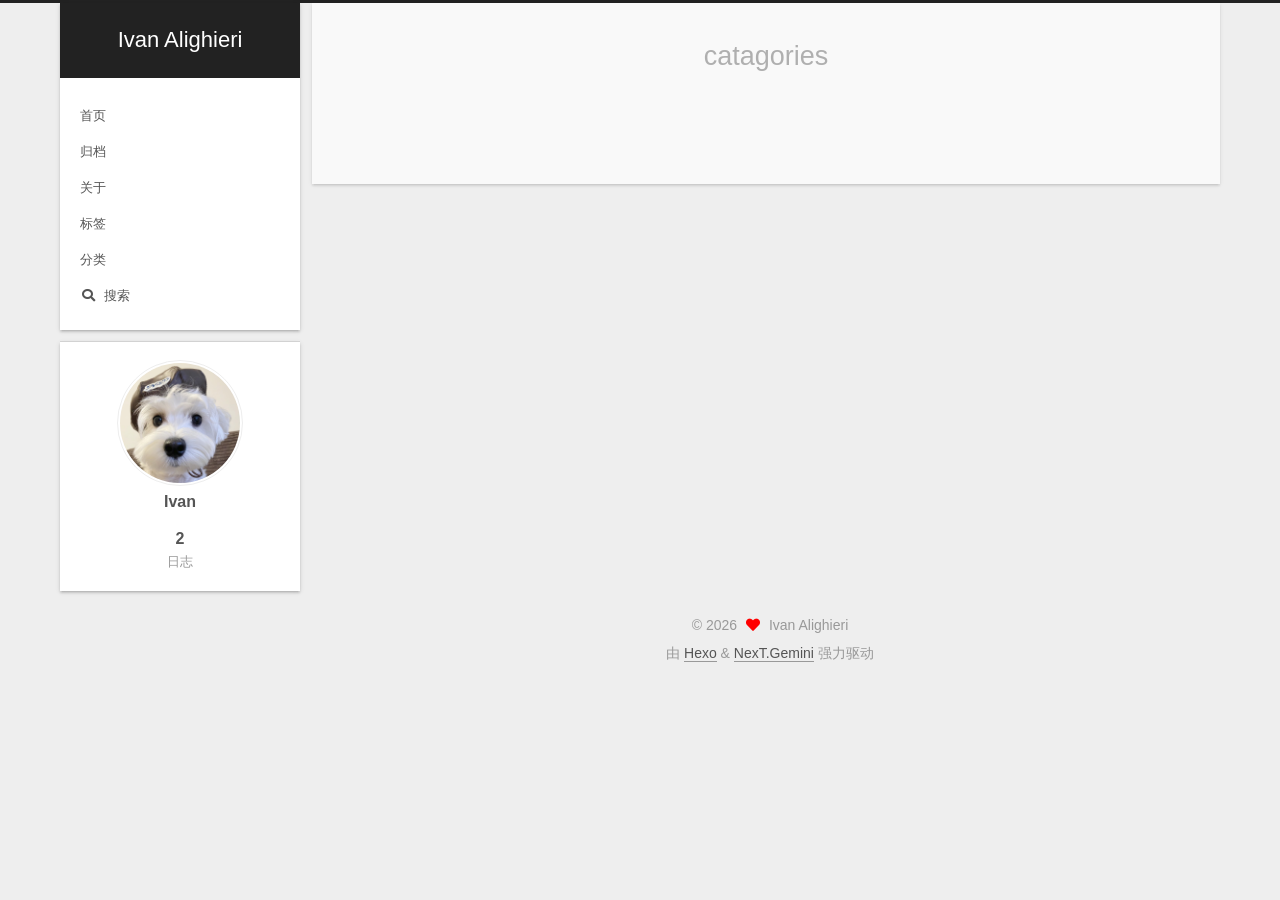
<file: catagories/index.html>
<!DOCTYPE html>
<html lang="zh-CN">
<head>
  <meta charset="UTF-8">
<meta name="viewport" content="width=device-width, initial-scale=1, maximum-scale=2">
<meta name="theme-color" content="#222">
<meta name="generator" content="Hexo 7.3.0">
  <link rel="apple-touch-icon" sizes="180x180" href="/images/apple-touch-icon-next.png">
  <link rel="icon" type="image/png" sizes="32x32" href="/images/favicon-32x32-next.png">
  <link rel="icon" type="image/png" sizes="16x16" href="/images/favicon-16x16-next.png">
  <link rel="mask-icon" href="/images/logo.svg" color="#222">

<link rel="stylesheet" href="/css/main.css">


<link rel="stylesheet" href="/lib/font-awesome/css/all.min.css">

<script id="hexo-configurations">
    var NexT = window.NexT || {};
    var CONFIG = {"hostname":"example.com","root":"/","scheme":"Gemini","version":"7.8.0","exturl":false,"sidebar":{"position":"left","display":"post","padding":18,"offset":12,"onmobile":false},"copycode":{"enable":false,"show_result":false,"style":null},"back2top":{"enable":true,"sidebar":false,"scrollpercent":false},"bookmark":{"enable":false,"color":"#222","save":"auto"},"fancybox":false,"mediumzoom":false,"lazyload":false,"pangu":false,"comments":{"style":"tabs","active":null,"storage":true,"lazyload":false,"nav":null},"algolia":{"hits":{"per_page":10},"labels":{"input_placeholder":"Search for Posts","hits_empty":"We didn't find any results for the search: ${query}","hits_stats":"${hits} results found in ${time} ms"}},"localsearch":{"enable":true,"trigger":"auto","top_n_per_article":1,"unescape":false,"preload":false},"motion":{"enable":true,"async":false,"transition":{"post_block":"fadeIn","post_header":"slideDownIn","post_body":"slideDownIn","coll_header":"slideLeftIn","sidebar":"slideUpIn"}}};
  </script>

  <meta property="og:type" content="website">
<meta property="og:title" content="catagories">
<meta property="og:url" content="http://example.com/catagories/index.html">
<meta property="og:site_name" content="Ivan Alighieri">
<meta property="og:locale" content="zh_CN">
<meta property="article:published_time" content="2026-06-18T02:37:36.000Z">
<meta property="article:modified_time" content="2026-06-18T02:37:36.295Z">
<meta property="article:author" content="Ivan">
<meta name="twitter:card" content="summary">

<link rel="canonical" href="http://example.com/catagories/">


<script id="page-configurations">
  // https://hexo.io/docs/variables.html
  CONFIG.page = {
    sidebar: "",
    isHome : false,
    isPost : false,
    lang   : 'zh-CN'
  };
</script>

  <title>catagories | Ivan Alighieri
</title>
  






  <noscript>
  <style>
  .use-motion .brand,
  .use-motion .menu-item,
  .sidebar-inner,
  .use-motion .post-block,
  .use-motion .pagination,
  .use-motion .comments,
  .use-motion .post-header,
  .use-motion .post-body,
  .use-motion .collection-header { opacity: initial; }

  .use-motion .site-title,
  .use-motion .site-subtitle {
    opacity: initial;
    top: initial;
  }

  .use-motion .logo-line-before i { left: initial; }
  .use-motion .logo-line-after i { right: initial; }
  </style>
</noscript>

</head>

<body itemscope itemtype="http://schema.org/WebPage">
  <div class="container use-motion">
    <div class="headband"></div>

    <header class="header" itemscope itemtype="http://schema.org/WPHeader">
      <div class="header-inner"><div class="site-brand-container">
  <div class="site-nav-toggle">
    <div class="toggle" aria-label="切换导航栏">
      <span class="toggle-line toggle-line-first"></span>
      <span class="toggle-line toggle-line-middle"></span>
      <span class="toggle-line toggle-line-last"></span>
    </div>
  </div>

  <div class="site-meta">

    <a href="/" class="brand" rel="start">
      <span class="logo-line-before"><i></i></span>
      <h1 class="site-title">Ivan Alighieri</h1>
      <span class="logo-line-after"><i></i></span>
    </a>
  </div>

  <div class="site-nav-right">
    <div class="toggle popup-trigger">
        <i class="fa fa-search fa-fw fa-lg"></i>
    </div>
  </div>
</div>




<nav class="site-nav">
  <ul id="menu" class="main-menu menu">
        <li class="menu-item menu-item-home">

    <a href="/" rel="section"><i class="home fa-fw"></i>首页</a>

  </li>
        <li class="menu-item menu-item-archives">

    <a href="/archives/" rel="section"><i class="archive fa-fw"></i>归档</a>

  </li>
        <li class="menu-item menu-item-about">

    <a href="/about/" rel="section"><i class="user fa-fw"></i>关于</a>

  </li>
        <li class="menu-item menu-item-tags">

    <a href="/tags/" rel="section"><i class="tags fa-fw"></i>标签</a>

  </li>
        <li class="menu-item menu-item-categories">

    <a href="/categories/" rel="section"><i class="th fa-fw"></i>分类</a>

  </li>
      <li class="menu-item menu-item-search">
        <a role="button" class="popup-trigger"><i class="fa fa-search fa-fw"></i>搜索
        </a>
      </li>
  </ul>
</nav>



  <div class="search-pop-overlay">
    <div class="popup search-popup">
        <div class="search-header">
  <span class="search-icon">
    <i class="fa fa-search"></i>
  </span>
  <div class="search-input-container">
    <input autocomplete="off" autocapitalize="off"
           placeholder="搜索..." spellcheck="false"
           type="search" class="search-input">
  </div>
  <span class="popup-btn-close">
    <i class="fa fa-times-circle"></i>
  </span>
</div>
<div id="search-result">
  <div id="no-result">
    <i class="fa fa-spinner fa-pulse fa-5x fa-fw"></i>
  </div>
</div>

    </div>
  </div>

</div>
    </header>

    
  <div class="back-to-top">
    <i class="fa fa-arrow-up"></i>
    <span>0%</span>
  </div>
  <div class="reading-progress-bar"></div>


    <main class="main">
      <div class="main-inner">
        <div class="content-wrap">
          
  
  

          <div class="content page posts-expand">
            

    
    
    
    <div class="post-block" lang="zh-CN">
      <header class="post-header">

<h1 class="post-title" itemprop="name headline">catagories
</h1>

<div class="post-meta">
  

</div>

</header>

      
      
      
      <div class="post-body">
          
      </div>
      
      
      
    </div>
    

    
    
    


          </div>
          

<script>
  window.addEventListener('tabs:register', () => {
    let { activeClass } = CONFIG.comments;
    if (CONFIG.comments.storage) {
      activeClass = localStorage.getItem('comments_active') || activeClass;
    }
    if (activeClass) {
      let activeTab = document.querySelector(`a[href="#comment-${activeClass}"]`);
      if (activeTab) {
        activeTab.click();
      }
    }
  });
  if (CONFIG.comments.storage) {
    window.addEventListener('tabs:click', event => {
      if (!event.target.matches('.tabs-comment .tab-content .tab-pane')) return;
      let commentClass = event.target.classList[1];
      localStorage.setItem('comments_active', commentClass);
    });
  }
</script>

        </div>
          
  
  <div class="toggle sidebar-toggle">
    <span class="toggle-line toggle-line-first"></span>
    <span class="toggle-line toggle-line-middle"></span>
    <span class="toggle-line toggle-line-last"></span>
  </div>

  <aside class="sidebar">
    <div class="sidebar-inner">

      <ul class="sidebar-nav motion-element">
        <li class="sidebar-nav-toc">
          文章目录
        </li>
        <li class="sidebar-nav-overview">
          站点概览
        </li>
      </ul>

      <!--noindex-->
      <div class="post-toc-wrap sidebar-panel">
      </div>
      <!--/noindex-->

      <div class="site-overview-wrap sidebar-panel">
        <div class="site-author motion-element" itemprop="author" itemscope itemtype="http://schema.org/Person">
    <img class="site-author-image" itemprop="image" alt="Ivan"
      src="/images/avatar.jpeg">
  <p class="site-author-name" itemprop="name">Ivan</p>
  <div class="site-description" itemprop="description"></div>
</div>
<div class="site-state-wrap motion-element">
  <nav class="site-state">
      <div class="site-state-item site-state-posts">
          <a href="/archives/">
        
          <span class="site-state-item-count">2</span>
          <span class="site-state-item-name">日志</span>
        </a>
      </div>
  </nav>
</div>



      </div>

    </div>
  </aside>
  <div id="sidebar-dimmer"></div>


      </div>
    </main>

    <footer class="footer">
      <div class="footer-inner">
        

        

<div class="copyright">
  
  &copy; 
  <span itemprop="copyrightYear">2026</span>
  <span class="with-love">
    <i class="fa fa-heart"></i>
  </span>
  <span class="author" itemprop="copyrightHolder">Ivan Alighieri</span>
</div>
  <div class="powered-by">由 <a href="https://hexo.io/" class="theme-link" rel="noopener" target="_blank">Hexo</a> & <a href="https://theme-next.org/" class="theme-link" rel="noopener" target="_blank">NexT.Gemini</a> 强力驱动
  </div>

        








      </div>
    </footer>
  </div>

  
  <script src="/lib/anime.min.js"></script>
  <script src="/lib/velocity/velocity.min.js"></script>
  <script src="/lib/velocity/velocity.ui.min.js"></script>

<script src="/js/utils.js"></script>

<script src="/js/motion.js"></script>


<script src="/js/schemes/pisces.js"></script>


<script src="/js/next-boot.js"></script>




  




  
<script src="/js/local-search.js"></script>













  

  

</body>
</html>
</file>
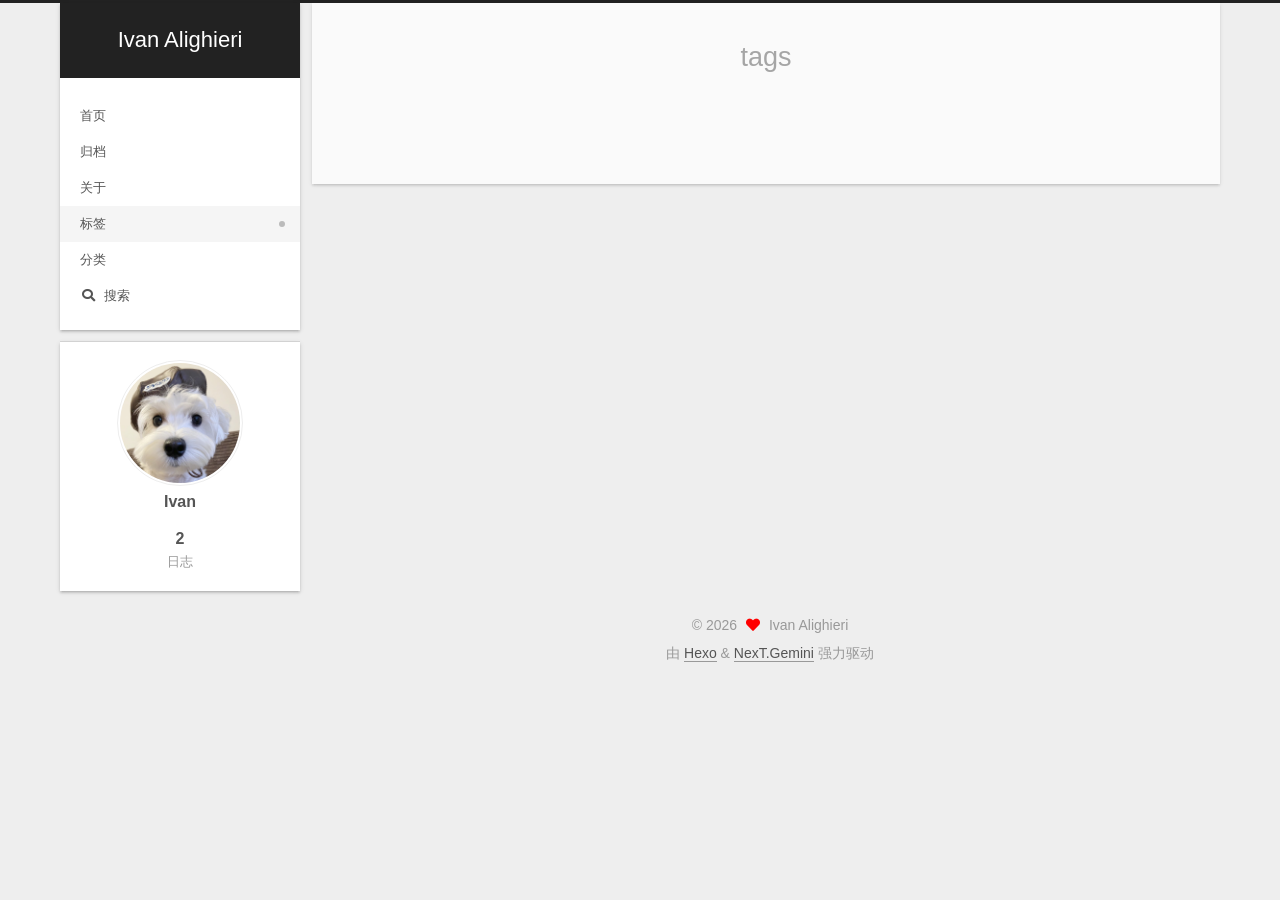
<file: tags/index.html>
<!DOCTYPE html>
<html lang="zh-CN">
<head>
  <meta charset="UTF-8">
<meta name="viewport" content="width=device-width, initial-scale=1, maximum-scale=2">
<meta name="theme-color" content="#222">
<meta name="generator" content="Hexo 7.3.0">
  <link rel="apple-touch-icon" sizes="180x180" href="/images/apple-touch-icon-next.png">
  <link rel="icon" type="image/png" sizes="32x32" href="/images/favicon-32x32-next.png">
  <link rel="icon" type="image/png" sizes="16x16" href="/images/favicon-16x16-next.png">
  <link rel="mask-icon" href="/images/logo.svg" color="#222">

<link rel="stylesheet" href="/css/main.css">


<link rel="stylesheet" href="/lib/font-awesome/css/all.min.css">

<script id="hexo-configurations">
    var NexT = window.NexT || {};
    var CONFIG = {"hostname":"example.com","root":"/","scheme":"Gemini","version":"7.8.0","exturl":false,"sidebar":{"position":"left","display":"post","padding":18,"offset":12,"onmobile":false},"copycode":{"enable":false,"show_result":false,"style":null},"back2top":{"enable":true,"sidebar":false,"scrollpercent":false},"bookmark":{"enable":false,"color":"#222","save":"auto"},"fancybox":false,"mediumzoom":false,"lazyload":false,"pangu":false,"comments":{"style":"tabs","active":null,"storage":true,"lazyload":false,"nav":null},"algolia":{"hits":{"per_page":10},"labels":{"input_placeholder":"Search for Posts","hits_empty":"We didn't find any results for the search: ${query}","hits_stats":"${hits} results found in ${time} ms"}},"localsearch":{"enable":true,"trigger":"auto","top_n_per_article":1,"unescape":false,"preload":false},"motion":{"enable":true,"async":false,"transition":{"post_block":"fadeIn","post_header":"slideDownIn","post_body":"slideDownIn","coll_header":"slideLeftIn","sidebar":"slideUpIn"}}};
  </script>

  <meta property="og:type" content="website">
<meta property="og:title" content="tags">
<meta property="og:url" content="http://example.com/tags/index.html">
<meta property="og:site_name" content="Ivan Alighieri">
<meta property="og:locale" content="zh_CN">
<meta property="article:published_time" content="2026-06-18T02:37:14.000Z">
<meta property="article:modified_time" content="2026-06-18T02:37:14.745Z">
<meta property="article:author" content="Ivan">
<meta name="twitter:card" content="summary">

<link rel="canonical" href="http://example.com/tags/">


<script id="page-configurations">
  // https://hexo.io/docs/variables.html
  CONFIG.page = {
    sidebar: "",
    isHome : false,
    isPost : false,
    lang   : 'zh-CN'
  };
</script>

  <title>tags | Ivan Alighieri
</title>
  






  <noscript>
  <style>
  .use-motion .brand,
  .use-motion .menu-item,
  .sidebar-inner,
  .use-motion .post-block,
  .use-motion .pagination,
  .use-motion .comments,
  .use-motion .post-header,
  .use-motion .post-body,
  .use-motion .collection-header { opacity: initial; }

  .use-motion .site-title,
  .use-motion .site-subtitle {
    opacity: initial;
    top: initial;
  }

  .use-motion .logo-line-before i { left: initial; }
  .use-motion .logo-line-after i { right: initial; }
  </style>
</noscript>

</head>

<body itemscope itemtype="http://schema.org/WebPage">
  <div class="container use-motion">
    <div class="headband"></div>

    <header class="header" itemscope itemtype="http://schema.org/WPHeader">
      <div class="header-inner"><div class="site-brand-container">
  <div class="site-nav-toggle">
    <div class="toggle" aria-label="切换导航栏">
      <span class="toggle-line toggle-line-first"></span>
      <span class="toggle-line toggle-line-middle"></span>
      <span class="toggle-line toggle-line-last"></span>
    </div>
  </div>

  <div class="site-meta">

    <a href="/" class="brand" rel="start">
      <span class="logo-line-before"><i></i></span>
      <h1 class="site-title">Ivan Alighieri</h1>
      <span class="logo-line-after"><i></i></span>
    </a>
  </div>

  <div class="site-nav-right">
    <div class="toggle popup-trigger">
        <i class="fa fa-search fa-fw fa-lg"></i>
    </div>
  </div>
</div>




<nav class="site-nav">
  <ul id="menu" class="main-menu menu">
        <li class="menu-item menu-item-home">

    <a href="/" rel="section"><i class="home fa-fw"></i>首页</a>

  </li>
        <li class="menu-item menu-item-archives">

    <a href="/archives/" rel="section"><i class="archive fa-fw"></i>归档</a>

  </li>
        <li class="menu-item menu-item-about">

    <a href="/about/" rel="section"><i class="user fa-fw"></i>关于</a>

  </li>
        <li class="menu-item menu-item-tags">

    <a href="/tags/" rel="section"><i class="tags fa-fw"></i>标签</a>

  </li>
        <li class="menu-item menu-item-categories">

    <a href="/categories/" rel="section"><i class="th fa-fw"></i>分类</a>

  </li>
      <li class="menu-item menu-item-search">
        <a role="button" class="popup-trigger"><i class="fa fa-search fa-fw"></i>搜索
        </a>
      </li>
  </ul>
</nav>



  <div class="search-pop-overlay">
    <div class="popup search-popup">
        <div class="search-header">
  <span class="search-icon">
    <i class="fa fa-search"></i>
  </span>
  <div class="search-input-container">
    <input autocomplete="off" autocapitalize="off"
           placeholder="搜索..." spellcheck="false"
           type="search" class="search-input">
  </div>
  <span class="popup-btn-close">
    <i class="fa fa-times-circle"></i>
  </span>
</div>
<div id="search-result">
  <div id="no-result">
    <i class="fa fa-spinner fa-pulse fa-5x fa-fw"></i>
  </div>
</div>

    </div>
  </div>

</div>
    </header>

    
  <div class="back-to-top">
    <i class="fa fa-arrow-up"></i>
    <span>0%</span>
  </div>
  <div class="reading-progress-bar"></div>


    <main class="main">
      <div class="main-inner">
        <div class="content-wrap">
          
  
  

          <div class="content page posts-expand">
            

    
    
    
    <div class="post-block" lang="zh-CN">
      <header class="post-header">

<h1 class="post-title" itemprop="name headline">tags
</h1>

<div class="post-meta">
  

</div>

</header>

      
      
      
      <div class="post-body">
          
      </div>
      
      
      
    </div>
    

    
    
    


          </div>
          

<script>
  window.addEventListener('tabs:register', () => {
    let { activeClass } = CONFIG.comments;
    if (CONFIG.comments.storage) {
      activeClass = localStorage.getItem('comments_active') || activeClass;
    }
    if (activeClass) {
      let activeTab = document.querySelector(`a[href="#comment-${activeClass}"]`);
      if (activeTab) {
        activeTab.click();
      }
    }
  });
  if (CONFIG.comments.storage) {
    window.addEventListener('tabs:click', event => {
      if (!event.target.matches('.tabs-comment .tab-content .tab-pane')) return;
      let commentClass = event.target.classList[1];
      localStorage.setItem('comments_active', commentClass);
    });
  }
</script>

        </div>
          
  
  <div class="toggle sidebar-toggle">
    <span class="toggle-line toggle-line-first"></span>
    <span class="toggle-line toggle-line-middle"></span>
    <span class="toggle-line toggle-line-last"></span>
  </div>

  <aside class="sidebar">
    <div class="sidebar-inner">

      <ul class="sidebar-nav motion-element">
        <li class="sidebar-nav-toc">
          文章目录
        </li>
        <li class="sidebar-nav-overview">
          站点概览
        </li>
      </ul>

      <!--noindex-->
      <div class="post-toc-wrap sidebar-panel">
      </div>
      <!--/noindex-->

      <div class="site-overview-wrap sidebar-panel">
        <div class="site-author motion-element" itemprop="author" itemscope itemtype="http://schema.org/Person">
    <img class="site-author-image" itemprop="image" alt="Ivan"
      src="/images/avatar.jpeg">
  <p class="site-author-name" itemprop="name">Ivan</p>
  <div class="site-description" itemprop="description"></div>
</div>
<div class="site-state-wrap motion-element">
  <nav class="site-state">
      <div class="site-state-item site-state-posts">
          <a href="/archives/">
        
          <span class="site-state-item-count">2</span>
          <span class="site-state-item-name">日志</span>
        </a>
      </div>
  </nav>
</div>



      </div>

    </div>
  </aside>
  <div id="sidebar-dimmer"></div>


      </div>
    </main>

    <footer class="footer">
      <div class="footer-inner">
        

        

<div class="copyright">
  
  &copy; 
  <span itemprop="copyrightYear">2026</span>
  <span class="with-love">
    <i class="fa fa-heart"></i>
  </span>
  <span class="author" itemprop="copyrightHolder">Ivan Alighieri</span>
</div>
  <div class="powered-by">由 <a href="https://hexo.io/" class="theme-link" rel="noopener" target="_blank">Hexo</a> & <a href="https://theme-next.org/" class="theme-link" rel="noopener" target="_blank">NexT.Gemini</a> 强力驱动
  </div>

        








      </div>
    </footer>
  </div>

  
  <script src="/lib/anime.min.js"></script>
  <script src="/lib/velocity/velocity.min.js"></script>
  <script src="/lib/velocity/velocity.ui.min.js"></script>

<script src="/js/utils.js"></script>

<script src="/js/motion.js"></script>


<script src="/js/schemes/pisces.js"></script>


<script src="/js/next-boot.js"></script>




  




  
<script src="/js/local-search.js"></script>













  

  

</body>
</html>
</file>
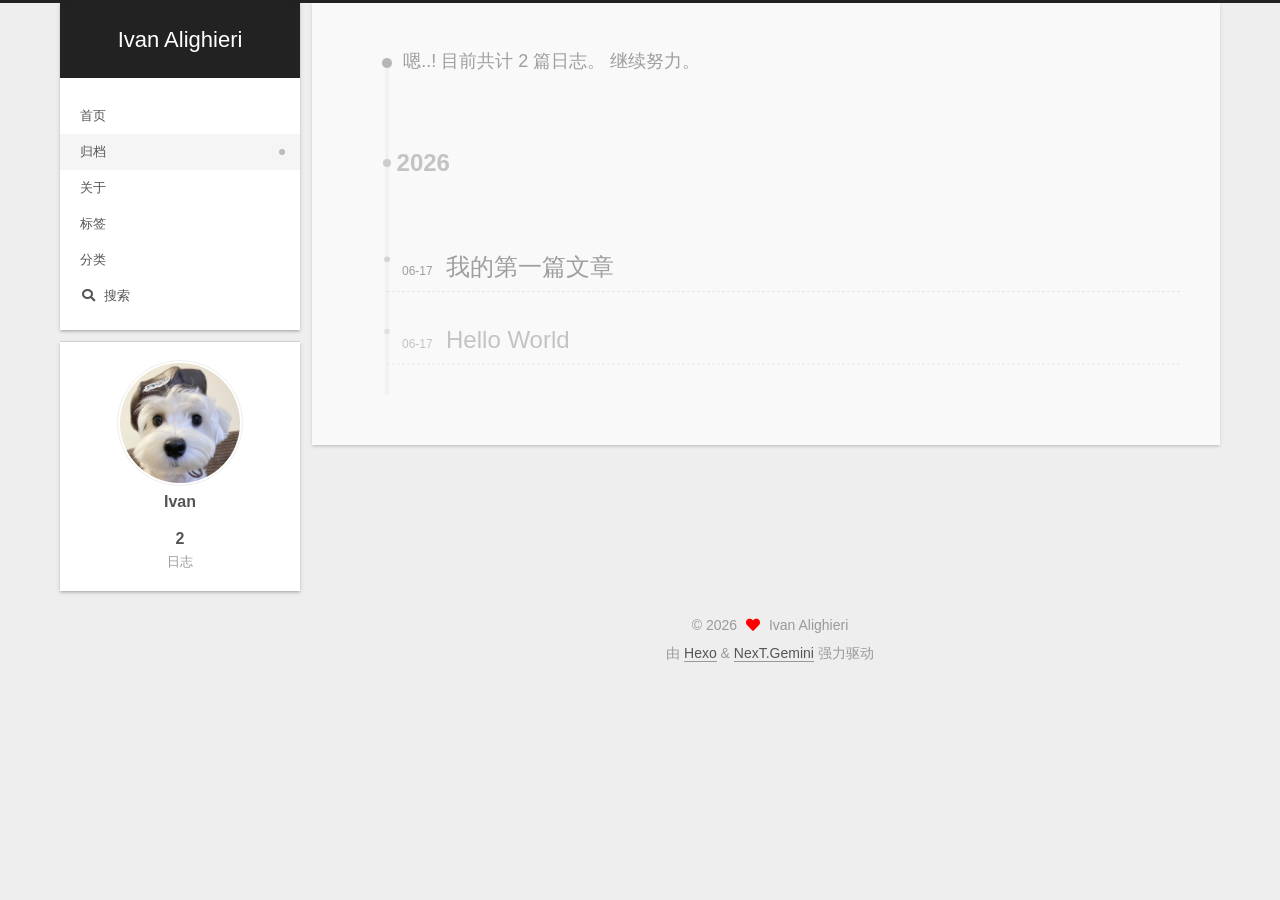
<file: archives/2026/index.html>
<!DOCTYPE html>
<html lang="zh-CN">
<head>
  <meta charset="UTF-8">
<meta name="viewport" content="width=device-width, initial-scale=1, maximum-scale=2">
<meta name="theme-color" content="#222">
<meta name="generator" content="Hexo 7.3.0">
  <link rel="apple-touch-icon" sizes="180x180" href="/images/apple-touch-icon-next.png">
  <link rel="icon" type="image/png" sizes="32x32" href="/images/favicon-32x32-next.png">
  <link rel="icon" type="image/png" sizes="16x16" href="/images/favicon-16x16-next.png">
  <link rel="mask-icon" href="/images/logo.svg" color="#222">

<link rel="stylesheet" href="/css/main.css">


<link rel="stylesheet" href="/lib/font-awesome/css/all.min.css">

<script id="hexo-configurations">
    var NexT = window.NexT || {};
    var CONFIG = {"hostname":"example.com","root":"/","scheme":"Gemini","version":"7.8.0","exturl":false,"sidebar":{"position":"left","display":"post","padding":18,"offset":12,"onmobile":false},"copycode":{"enable":false,"show_result":false,"style":null},"back2top":{"enable":true,"sidebar":false,"scrollpercent":false},"bookmark":{"enable":false,"color":"#222","save":"auto"},"fancybox":false,"mediumzoom":false,"lazyload":false,"pangu":false,"comments":{"style":"tabs","active":null,"storage":true,"lazyload":false,"nav":null},"algolia":{"hits":{"per_page":10},"labels":{"input_placeholder":"Search for Posts","hits_empty":"We didn't find any results for the search: ${query}","hits_stats":"${hits} results found in ${time} ms"}},"localsearch":{"enable":true,"trigger":"auto","top_n_per_article":1,"unescape":false,"preload":false},"motion":{"enable":true,"async":false,"transition":{"post_block":"fadeIn","post_header":"slideDownIn","post_body":"slideDownIn","coll_header":"slideLeftIn","sidebar":"slideUpIn"}}};
  </script>

  <meta property="og:type" content="website">
<meta property="og:title" content="Ivan Alighieri">
<meta property="og:url" content="http://example.com/archives/2026/index.html">
<meta property="og:site_name" content="Ivan Alighieri">
<meta property="og:locale" content="zh_CN">
<meta property="article:author" content="Ivan">
<meta name="twitter:card" content="summary">

<link rel="canonical" href="http://example.com/archives/2026/">


<script id="page-configurations">
  // https://hexo.io/docs/variables.html
  CONFIG.page = {
    sidebar: "",
    isHome : false,
    isPost : false,
    lang   : 'zh-CN'
  };
</script>

  <title>归档 | Ivan Alighieri</title>
  






  <noscript>
  <style>
  .use-motion .brand,
  .use-motion .menu-item,
  .sidebar-inner,
  .use-motion .post-block,
  .use-motion .pagination,
  .use-motion .comments,
  .use-motion .post-header,
  .use-motion .post-body,
  .use-motion .collection-header { opacity: initial; }

  .use-motion .site-title,
  .use-motion .site-subtitle {
    opacity: initial;
    top: initial;
  }

  .use-motion .logo-line-before i { left: initial; }
  .use-motion .logo-line-after i { right: initial; }
  </style>
</noscript>

</head>

<body itemscope itemtype="http://schema.org/WebPage">
  <div class="container use-motion">
    <div class="headband"></div>

    <header class="header" itemscope itemtype="http://schema.org/WPHeader">
      <div class="header-inner"><div class="site-brand-container">
  <div class="site-nav-toggle">
    <div class="toggle" aria-label="切换导航栏">
      <span class="toggle-line toggle-line-first"></span>
      <span class="toggle-line toggle-line-middle"></span>
      <span class="toggle-line toggle-line-last"></span>
    </div>
  </div>

  <div class="site-meta">

    <a href="/" class="brand" rel="start">
      <span class="logo-line-before"><i></i></span>
      <h1 class="site-title">Ivan Alighieri</h1>
      <span class="logo-line-after"><i></i></span>
    </a>
  </div>

  <div class="site-nav-right">
    <div class="toggle popup-trigger">
        <i class="fa fa-search fa-fw fa-lg"></i>
    </div>
  </div>
</div>




<nav class="site-nav">
  <ul id="menu" class="main-menu menu">
        <li class="menu-item menu-item-home">

    <a href="/" rel="section"><i class="home fa-fw"></i>首页</a>

  </li>
        <li class="menu-item menu-item-archives">

    <a href="/archives/" rel="section"><i class="archive fa-fw"></i>归档</a>

  </li>
        <li class="menu-item menu-item-about">

    <a href="/about/" rel="section"><i class="user fa-fw"></i>关于</a>

  </li>
        <li class="menu-item menu-item-tags">

    <a href="/tags/" rel="section"><i class="tags fa-fw"></i>标签</a>

  </li>
        <li class="menu-item menu-item-categories">

    <a href="/categories/" rel="section"><i class="th fa-fw"></i>分类</a>

  </li>
      <li class="menu-item menu-item-search">
        <a role="button" class="popup-trigger"><i class="fa fa-search fa-fw"></i>搜索
        </a>
      </li>
  </ul>
</nav>



  <div class="search-pop-overlay">
    <div class="popup search-popup">
        <div class="search-header">
  <span class="search-icon">
    <i class="fa fa-search"></i>
  </span>
  <div class="search-input-container">
    <input autocomplete="off" autocapitalize="off"
           placeholder="搜索..." spellcheck="false"
           type="search" class="search-input">
  </div>
  <span class="popup-btn-close">
    <i class="fa fa-times-circle"></i>
  </span>
</div>
<div id="search-result">
  <div id="no-result">
    <i class="fa fa-spinner fa-pulse fa-5x fa-fw"></i>
  </div>
</div>

    </div>
  </div>

</div>
    </header>

    
  <div class="back-to-top">
    <i class="fa fa-arrow-up"></i>
    <span>0%</span>
  </div>
  <div class="reading-progress-bar"></div>


    <main class="main">
      <div class="main-inner">
        <div class="content-wrap">
          

          <div class="content archive">
            

  
  
  
  <div class="post-block">
    <div class="posts-collapse">
      <div class="collection-title">
        <span class="collection-header">嗯..! 目前共计 2 篇日志。 继续努力。</span>
      </div>

      
    <div class="collection-year">
      <span class="collection-header">2026</span>
    </div>

  <article itemscope itemtype="http://schema.org/Article">
    <header class="post-header">

      <div class="post-meta">
        <time itemprop="dateCreated"
              datetime="2026-06-17T11:41:03+08:00"
              content="2026-06-17">
          06-17
        </time>
      </div>

      <div class="post-title">
          <a class="post-title-link" href="/2026/06/17/%E6%88%91%E7%9A%84%E7%AC%AC%E4%B8%80%E7%AF%87%E6%96%87%E7%AB%A0/" itemprop="url">
            <span itemprop="name">我的第一篇文章</span>
          </a>
      </div>

    </header>
  </article>

  <article itemscope itemtype="http://schema.org/Article">
    <header class="post-header">

      <div class="post-meta">
        <time itemprop="dateCreated"
              datetime="2026-06-17T11:32:36+08:00"
              content="2026-06-17">
          06-17
        </time>
      </div>

      <div class="post-title">
          <a class="post-title-link" href="/2026/06/17/hello-world/" itemprop="url">
            <span itemprop="name">Hello World</span>
          </a>
      </div>

    </header>
  </article>


    </div>
  </div>
  
  
  

  



          </div>
          

<script>
  window.addEventListener('tabs:register', () => {
    let { activeClass } = CONFIG.comments;
    if (CONFIG.comments.storage) {
      activeClass = localStorage.getItem('comments_active') || activeClass;
    }
    if (activeClass) {
      let activeTab = document.querySelector(`a[href="#comment-${activeClass}"]`);
      if (activeTab) {
        activeTab.click();
      }
    }
  });
  if (CONFIG.comments.storage) {
    window.addEventListener('tabs:click', event => {
      if (!event.target.matches('.tabs-comment .tab-content .tab-pane')) return;
      let commentClass = event.target.classList[1];
      localStorage.setItem('comments_active', commentClass);
    });
  }
</script>

        </div>
          
  
  <div class="toggle sidebar-toggle">
    <span class="toggle-line toggle-line-first"></span>
    <span class="toggle-line toggle-line-middle"></span>
    <span class="toggle-line toggle-line-last"></span>
  </div>

  <aside class="sidebar">
    <div class="sidebar-inner">

      <ul class="sidebar-nav motion-element">
        <li class="sidebar-nav-toc">
          文章目录
        </li>
        <li class="sidebar-nav-overview">
          站点概览
        </li>
      </ul>

      <!--noindex-->
      <div class="post-toc-wrap sidebar-panel">
      </div>
      <!--/noindex-->

      <div class="site-overview-wrap sidebar-panel">
        <div class="site-author motion-element" itemprop="author" itemscope itemtype="http://schema.org/Person">
    <img class="site-author-image" itemprop="image" alt="Ivan"
      src="/images/avatar.jpeg">
  <p class="site-author-name" itemprop="name">Ivan</p>
  <div class="site-description" itemprop="description"></div>
</div>
<div class="site-state-wrap motion-element">
  <nav class="site-state">
      <div class="site-state-item site-state-posts">
          <a href="/archives/">
        
          <span class="site-state-item-count">2</span>
          <span class="site-state-item-name">日志</span>
        </a>
      </div>
  </nav>
</div>



      </div>

    </div>
  </aside>
  <div id="sidebar-dimmer"></div>


      </div>
    </main>

    <footer class="footer">
      <div class="footer-inner">
        

        

<div class="copyright">
  
  &copy; 
  <span itemprop="copyrightYear">2026</span>
  <span class="with-love">
    <i class="fa fa-heart"></i>
  </span>
  <span class="author" itemprop="copyrightHolder">Ivan Alighieri</span>
</div>
  <div class="powered-by">由 <a href="https://hexo.io/" class="theme-link" rel="noopener" target="_blank">Hexo</a> & <a href="https://theme-next.org/" class="theme-link" rel="noopener" target="_blank">NexT.Gemini</a> 强力驱动
  </div>

        








      </div>
    </footer>
  </div>

  
  <script src="/lib/anime.min.js"></script>
  <script src="/lib/velocity/velocity.min.js"></script>
  <script src="/lib/velocity/velocity.ui.min.js"></script>

<script src="/js/utils.js"></script>

<script src="/js/motion.js"></script>


<script src="/js/schemes/pisces.js"></script>


<script src="/js/next-boot.js"></script>




  




  
<script src="/js/local-search.js"></script>













  

  

</body>
</html>
</file>
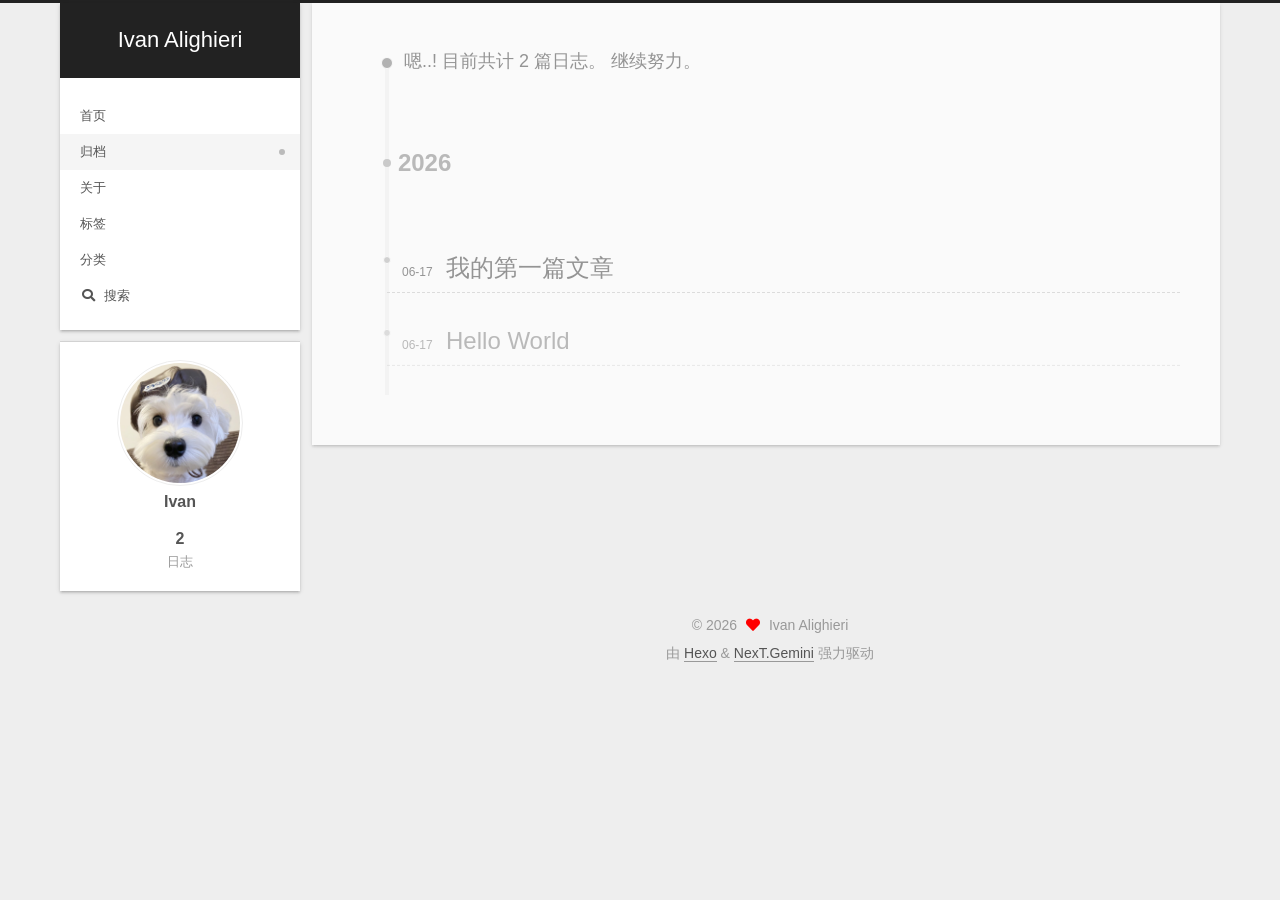
<file: archives/2026/06/index.html>
<!DOCTYPE html>
<html lang="zh-CN">
<head>
  <meta charset="UTF-8">
<meta name="viewport" content="width=device-width, initial-scale=1, maximum-scale=2">
<meta name="theme-color" content="#222">
<meta name="generator" content="Hexo 7.3.0">
  <link rel="apple-touch-icon" sizes="180x180" href="/images/apple-touch-icon-next.png">
  <link rel="icon" type="image/png" sizes="32x32" href="/images/favicon-32x32-next.png">
  <link rel="icon" type="image/png" sizes="16x16" href="/images/favicon-16x16-next.png">
  <link rel="mask-icon" href="/images/logo.svg" color="#222">

<link rel="stylesheet" href="/css/main.css">


<link rel="stylesheet" href="/lib/font-awesome/css/all.min.css">

<script id="hexo-configurations">
    var NexT = window.NexT || {};
    var CONFIG = {"hostname":"example.com","root":"/","scheme":"Gemini","version":"7.8.0","exturl":false,"sidebar":{"position":"left","display":"post","padding":18,"offset":12,"onmobile":false},"copycode":{"enable":false,"show_result":false,"style":null},"back2top":{"enable":true,"sidebar":false,"scrollpercent":false},"bookmark":{"enable":false,"color":"#222","save":"auto"},"fancybox":false,"mediumzoom":false,"lazyload":false,"pangu":false,"comments":{"style":"tabs","active":null,"storage":true,"lazyload":false,"nav":null},"algolia":{"hits":{"per_page":10},"labels":{"input_placeholder":"Search for Posts","hits_empty":"We didn't find any results for the search: ${query}","hits_stats":"${hits} results found in ${time} ms"}},"localsearch":{"enable":true,"trigger":"auto","top_n_per_article":1,"unescape":false,"preload":false},"motion":{"enable":true,"async":false,"transition":{"post_block":"fadeIn","post_header":"slideDownIn","post_body":"slideDownIn","coll_header":"slideLeftIn","sidebar":"slideUpIn"}}};
  </script>

  <meta property="og:type" content="website">
<meta property="og:title" content="Ivan Alighieri">
<meta property="og:url" content="http://example.com/archives/2026/06/index.html">
<meta property="og:site_name" content="Ivan Alighieri">
<meta property="og:locale" content="zh_CN">
<meta property="article:author" content="Ivan">
<meta name="twitter:card" content="summary">

<link rel="canonical" href="http://example.com/archives/2026/06/">


<script id="page-configurations">
  // https://hexo.io/docs/variables.html
  CONFIG.page = {
    sidebar: "",
    isHome : false,
    isPost : false,
    lang   : 'zh-CN'
  };
</script>

  <title>归档 | Ivan Alighieri</title>
  






  <noscript>
  <style>
  .use-motion .brand,
  .use-motion .menu-item,
  .sidebar-inner,
  .use-motion .post-block,
  .use-motion .pagination,
  .use-motion .comments,
  .use-motion .post-header,
  .use-motion .post-body,
  .use-motion .collection-header { opacity: initial; }

  .use-motion .site-title,
  .use-motion .site-subtitle {
    opacity: initial;
    top: initial;
  }

  .use-motion .logo-line-before i { left: initial; }
  .use-motion .logo-line-after i { right: initial; }
  </style>
</noscript>

</head>

<body itemscope itemtype="http://schema.org/WebPage">
  <div class="container use-motion">
    <div class="headband"></div>

    <header class="header" itemscope itemtype="http://schema.org/WPHeader">
      <div class="header-inner"><div class="site-brand-container">
  <div class="site-nav-toggle">
    <div class="toggle" aria-label="切换导航栏">
      <span class="toggle-line toggle-line-first"></span>
      <span class="toggle-line toggle-line-middle"></span>
      <span class="toggle-line toggle-line-last"></span>
    </div>
  </div>

  <div class="site-meta">

    <a href="/" class="brand" rel="start">
      <span class="logo-line-before"><i></i></span>
      <h1 class="site-title">Ivan Alighieri</h1>
      <span class="logo-line-after"><i></i></span>
    </a>
  </div>

  <div class="site-nav-right">
    <div class="toggle popup-trigger">
        <i class="fa fa-search fa-fw fa-lg"></i>
    </div>
  </div>
</div>




<nav class="site-nav">
  <ul id="menu" class="main-menu menu">
        <li class="menu-item menu-item-home">

    <a href="/" rel="section"><i class="home fa-fw"></i>首页</a>

  </li>
        <li class="menu-item menu-item-archives">

    <a href="/archives/" rel="section"><i class="archive fa-fw"></i>归档</a>

  </li>
        <li class="menu-item menu-item-about">

    <a href="/about/" rel="section"><i class="user fa-fw"></i>关于</a>

  </li>
        <li class="menu-item menu-item-tags">

    <a href="/tags/" rel="section"><i class="tags fa-fw"></i>标签</a>

  </li>
        <li class="menu-item menu-item-categories">

    <a href="/categories/" rel="section"><i class="th fa-fw"></i>分类</a>

  </li>
      <li class="menu-item menu-item-search">
        <a role="button" class="popup-trigger"><i class="fa fa-search fa-fw"></i>搜索
        </a>
      </li>
  </ul>
</nav>



  <div class="search-pop-overlay">
    <div class="popup search-popup">
        <div class="search-header">
  <span class="search-icon">
    <i class="fa fa-search"></i>
  </span>
  <div class="search-input-container">
    <input autocomplete="off" autocapitalize="off"
           placeholder="搜索..." spellcheck="false"
           type="search" class="search-input">
  </div>
  <span class="popup-btn-close">
    <i class="fa fa-times-circle"></i>
  </span>
</div>
<div id="search-result">
  <div id="no-result">
    <i class="fa fa-spinner fa-pulse fa-5x fa-fw"></i>
  </div>
</div>

    </div>
  </div>

</div>
    </header>

    
  <div class="back-to-top">
    <i class="fa fa-arrow-up"></i>
    <span>0%</span>
  </div>
  <div class="reading-progress-bar"></div>


    <main class="main">
      <div class="main-inner">
        <div class="content-wrap">
          

          <div class="content archive">
            

  
  
  
  <div class="post-block">
    <div class="posts-collapse">
      <div class="collection-title">
        <span class="collection-header">嗯..! 目前共计 2 篇日志。 继续努力。</span>
      </div>

      
    <div class="collection-year">
      <span class="collection-header">2026</span>
    </div>

  <article itemscope itemtype="http://schema.org/Article">
    <header class="post-header">

      <div class="post-meta">
        <time itemprop="dateCreated"
              datetime="2026-06-17T11:41:03+08:00"
              content="2026-06-17">
          06-17
        </time>
      </div>

      <div class="post-title">
          <a class="post-title-link" href="/2026/06/17/%E6%88%91%E7%9A%84%E7%AC%AC%E4%B8%80%E7%AF%87%E6%96%87%E7%AB%A0/" itemprop="url">
            <span itemprop="name">我的第一篇文章</span>
          </a>
      </div>

    </header>
  </article>

  <article itemscope itemtype="http://schema.org/Article">
    <header class="post-header">

      <div class="post-meta">
        <time itemprop="dateCreated"
              datetime="2026-06-17T11:32:36+08:00"
              content="2026-06-17">
          06-17
        </time>
      </div>

      <div class="post-title">
          <a class="post-title-link" href="/2026/06/17/hello-world/" itemprop="url">
            <span itemprop="name">Hello World</span>
          </a>
      </div>

    </header>
  </article>


    </div>
  </div>
  
  
  

  



          </div>
          

<script>
  window.addEventListener('tabs:register', () => {
    let { activeClass } = CONFIG.comments;
    if (CONFIG.comments.storage) {
      activeClass = localStorage.getItem('comments_active') || activeClass;
    }
    if (activeClass) {
      let activeTab = document.querySelector(`a[href="#comment-${activeClass}"]`);
      if (activeTab) {
        activeTab.click();
      }
    }
  });
  if (CONFIG.comments.storage) {
    window.addEventListener('tabs:click', event => {
      if (!event.target.matches('.tabs-comment .tab-content .tab-pane')) return;
      let commentClass = event.target.classList[1];
      localStorage.setItem('comments_active', commentClass);
    });
  }
</script>

        </div>
          
  
  <div class="toggle sidebar-toggle">
    <span class="toggle-line toggle-line-first"></span>
    <span class="toggle-line toggle-line-middle"></span>
    <span class="toggle-line toggle-line-last"></span>
  </div>

  <aside class="sidebar">
    <div class="sidebar-inner">

      <ul class="sidebar-nav motion-element">
        <li class="sidebar-nav-toc">
          文章目录
        </li>
        <li class="sidebar-nav-overview">
          站点概览
        </li>
      </ul>

      <!--noindex-->
      <div class="post-toc-wrap sidebar-panel">
      </div>
      <!--/noindex-->

      <div class="site-overview-wrap sidebar-panel">
        <div class="site-author motion-element" itemprop="author" itemscope itemtype="http://schema.org/Person">
    <img class="site-author-image" itemprop="image" alt="Ivan"
      src="/images/avatar.jpeg">
  <p class="site-author-name" itemprop="name">Ivan</p>
  <div class="site-description" itemprop="description"></div>
</div>
<div class="site-state-wrap motion-element">
  <nav class="site-state">
      <div class="site-state-item site-state-posts">
          <a href="/archives/">
        
          <span class="site-state-item-count">2</span>
          <span class="site-state-item-name">日志</span>
        </a>
      </div>
  </nav>
</div>



      </div>

    </div>
  </aside>
  <div id="sidebar-dimmer"></div>


      </div>
    </main>

    <footer class="footer">
      <div class="footer-inner">
        

        

<div class="copyright">
  
  &copy; 
  <span itemprop="copyrightYear">2026</span>
  <span class="with-love">
    <i class="fa fa-heart"></i>
  </span>
  <span class="author" itemprop="copyrightHolder">Ivan Alighieri</span>
</div>
  <div class="powered-by">由 <a href="https://hexo.io/" class="theme-link" rel="noopener" target="_blank">Hexo</a> & <a href="https://theme-next.org/" class="theme-link" rel="noopener" target="_blank">NexT.Gemini</a> 强力驱动
  </div>

        








      </div>
    </footer>
  </div>

  
  <script src="/lib/anime.min.js"></script>
  <script src="/lib/velocity/velocity.min.js"></script>
  <script src="/lib/velocity/velocity.ui.min.js"></script>

<script src="/js/utils.js"></script>

<script src="/js/motion.js"></script>


<script src="/js/schemes/pisces.js"></script>


<script src="/js/next-boot.js"></script>




  




  
<script src="/js/local-search.js"></script>













  

  

</body>
</html>
</file>
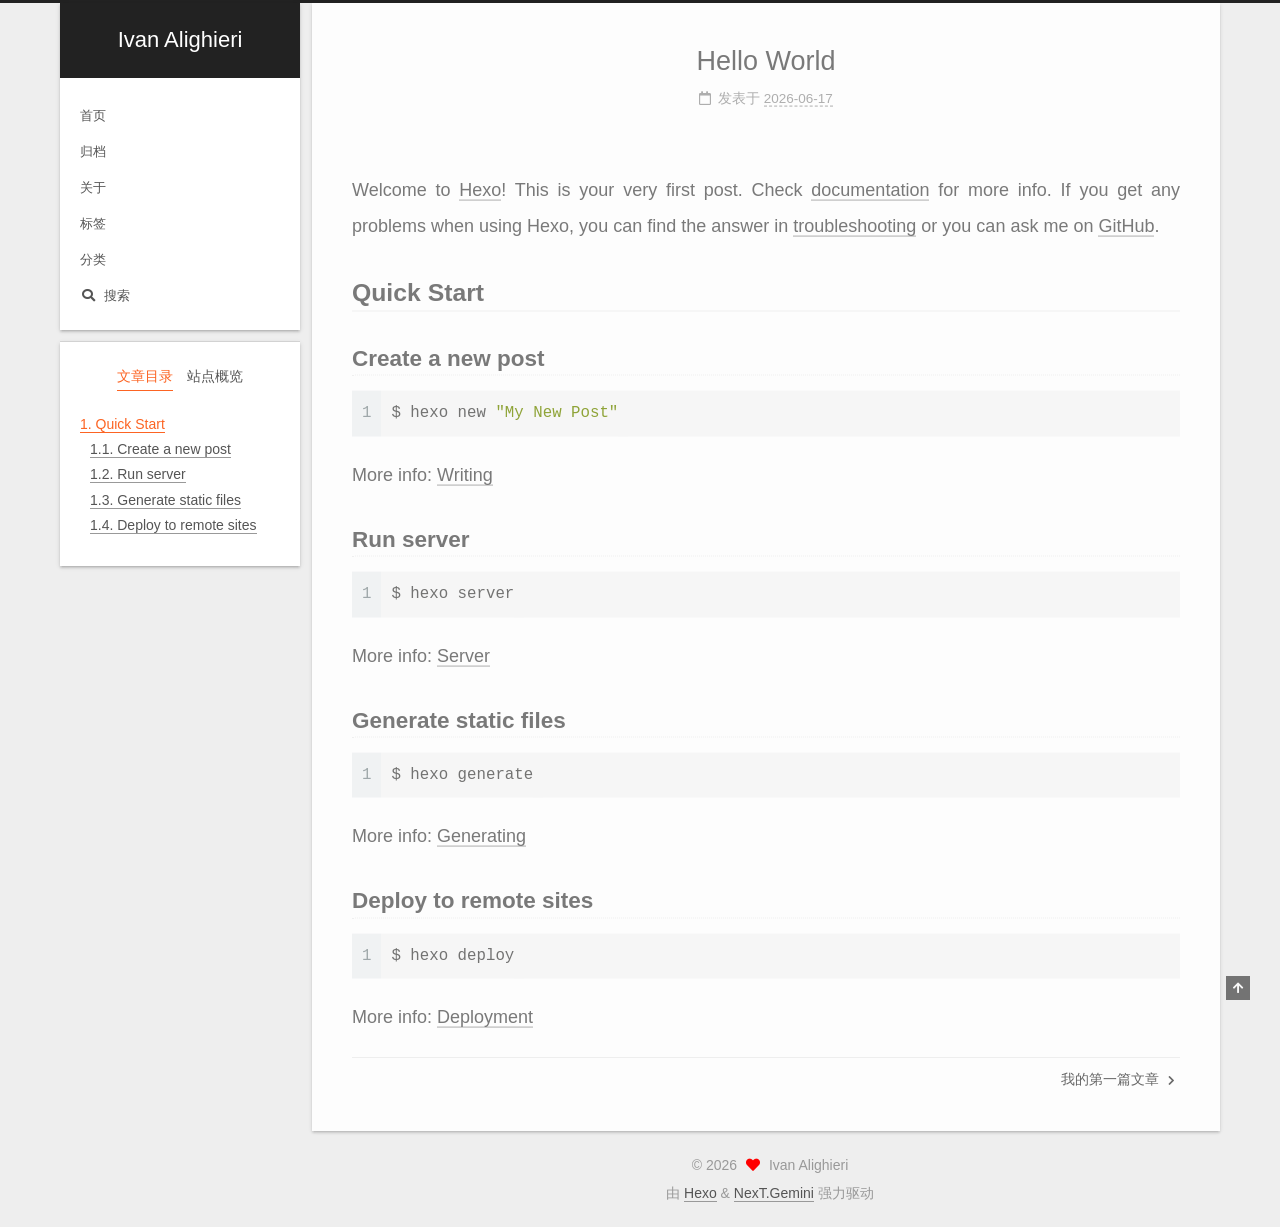
<file: 2026/06/17/hello-world/index.html>
<!DOCTYPE html>
<html lang="zh-CN">
<head>
  <meta charset="UTF-8">
<meta name="viewport" content="width=device-width, initial-scale=1, maximum-scale=2">
<meta name="theme-color" content="#222">
<meta name="generator" content="Hexo 7.3.0">
  <link rel="apple-touch-icon" sizes="180x180" href="/images/apple-touch-icon-next.png">
  <link rel="icon" type="image/png" sizes="32x32" href="/images/favicon-32x32-next.png">
  <link rel="icon" type="image/png" sizes="16x16" href="/images/favicon-16x16-next.png">
  <link rel="mask-icon" href="/images/logo.svg" color="#222">

<link rel="stylesheet" href="/css/main.css">


<link rel="stylesheet" href="/lib/font-awesome/css/all.min.css">

<script id="hexo-configurations">
    var NexT = window.NexT || {};
    var CONFIG = {"hostname":"example.com","root":"/","scheme":"Gemini","version":"7.8.0","exturl":false,"sidebar":{"position":"left","display":"post","padding":18,"offset":12,"onmobile":false},"copycode":{"enable":false,"show_result":false,"style":null},"back2top":{"enable":true,"sidebar":false,"scrollpercent":false},"bookmark":{"enable":false,"color":"#222","save":"auto"},"fancybox":false,"mediumzoom":false,"lazyload":false,"pangu":false,"comments":{"style":"tabs","active":null,"storage":true,"lazyload":false,"nav":null},"algolia":{"hits":{"per_page":10},"labels":{"input_placeholder":"Search for Posts","hits_empty":"We didn't find any results for the search: ${query}","hits_stats":"${hits} results found in ${time} ms"}},"localsearch":{"enable":true,"trigger":"auto","top_n_per_article":1,"unescape":false,"preload":false},"motion":{"enable":true,"async":false,"transition":{"post_block":"fadeIn","post_header":"slideDownIn","post_body":"slideDownIn","coll_header":"slideLeftIn","sidebar":"slideUpIn"}}};
  </script>

  <meta name="description" content="Welcome to Hexo! This is your very first post. Check documentation for more info. If you get any problems when using Hexo, you can find the answer in troubleshooting or you can ask me on GitHub. Quick">
<meta property="og:type" content="article">
<meta property="og:title" content="Hello World">
<meta property="og:url" content="http://example.com/2026/06/17/hello-world/index.html">
<meta property="og:site_name" content="Ivan Alighieri">
<meta property="og:description" content="Welcome to Hexo! This is your very first post. Check documentation for more info. If you get any problems when using Hexo, you can find the answer in troubleshooting or you can ask me on GitHub. Quick">
<meta property="og:locale" content="zh_CN">
<meta property="article:published_time" content="2026-06-17T03:32:36.675Z">
<meta property="article:modified_time" content="2026-06-17T03:18:34.370Z">
<meta property="article:author" content="Ivan">
<meta name="twitter:card" content="summary">

<link rel="canonical" href="http://example.com/2026/06/17/hello-world/">


<script id="page-configurations">
  // https://hexo.io/docs/variables.html
  CONFIG.page = {
    sidebar: "",
    isHome : false,
    isPost : true,
    lang   : 'zh-CN'
  };
</script>

  <title>Hello World | Ivan Alighieri</title>
  






  <noscript>
  <style>
  .use-motion .brand,
  .use-motion .menu-item,
  .sidebar-inner,
  .use-motion .post-block,
  .use-motion .pagination,
  .use-motion .comments,
  .use-motion .post-header,
  .use-motion .post-body,
  .use-motion .collection-header { opacity: initial; }

  .use-motion .site-title,
  .use-motion .site-subtitle {
    opacity: initial;
    top: initial;
  }

  .use-motion .logo-line-before i { left: initial; }
  .use-motion .logo-line-after i { right: initial; }
  </style>
</noscript>

</head>

<body itemscope itemtype="http://schema.org/WebPage">
  <div class="container use-motion">
    <div class="headband"></div>

    <header class="header" itemscope itemtype="http://schema.org/WPHeader">
      <div class="header-inner"><div class="site-brand-container">
  <div class="site-nav-toggle">
    <div class="toggle" aria-label="切换导航栏">
      <span class="toggle-line toggle-line-first"></span>
      <span class="toggle-line toggle-line-middle"></span>
      <span class="toggle-line toggle-line-last"></span>
    </div>
  </div>

  <div class="site-meta">

    <a href="/" class="brand" rel="start">
      <span class="logo-line-before"><i></i></span>
      <h1 class="site-title">Ivan Alighieri</h1>
      <span class="logo-line-after"><i></i></span>
    </a>
  </div>

  <div class="site-nav-right">
    <div class="toggle popup-trigger">
        <i class="fa fa-search fa-fw fa-lg"></i>
    </div>
  </div>
</div>




<nav class="site-nav">
  <ul id="menu" class="main-menu menu">
        <li class="menu-item menu-item-home">

    <a href="/" rel="section"><i class="home fa-fw"></i>首页</a>

  </li>
        <li class="menu-item menu-item-archives">

    <a href="/archives/" rel="section"><i class="archive fa-fw"></i>归档</a>

  </li>
        <li class="menu-item menu-item-about">

    <a href="/about/" rel="section"><i class="user fa-fw"></i>关于</a>

  </li>
        <li class="menu-item menu-item-tags">

    <a href="/tags/" rel="section"><i class="tags fa-fw"></i>标签</a>

  </li>
        <li class="menu-item menu-item-categories">

    <a href="/categories/" rel="section"><i class="th fa-fw"></i>分类</a>

  </li>
      <li class="menu-item menu-item-search">
        <a role="button" class="popup-trigger"><i class="fa fa-search fa-fw"></i>搜索
        </a>
      </li>
  </ul>
</nav>



  <div class="search-pop-overlay">
    <div class="popup search-popup">
        <div class="search-header">
  <span class="search-icon">
    <i class="fa fa-search"></i>
  </span>
  <div class="search-input-container">
    <input autocomplete="off" autocapitalize="off"
           placeholder="搜索..." spellcheck="false"
           type="search" class="search-input">
  </div>
  <span class="popup-btn-close">
    <i class="fa fa-times-circle"></i>
  </span>
</div>
<div id="search-result">
  <div id="no-result">
    <i class="fa fa-spinner fa-pulse fa-5x fa-fw"></i>
  </div>
</div>

    </div>
  </div>

</div>
    </header>

    
  <div class="back-to-top">
    <i class="fa fa-arrow-up"></i>
    <span>0%</span>
  </div>
  <div class="reading-progress-bar"></div>


    <main class="main">
      <div class="main-inner">
        <div class="content-wrap">
          

          <div class="content post posts-expand">
            

    
  
  
  <article itemscope itemtype="http://schema.org/Article" class="post-block" lang="zh-CN">
    <link itemprop="mainEntityOfPage" href="http://example.com/2026/06/17/hello-world/">

    <span hidden itemprop="author" itemscope itemtype="http://schema.org/Person">
      <meta itemprop="image" content="/images/avatar.jpeg">
      <meta itemprop="name" content="Ivan">
      <meta itemprop="description" content="">
    </span>

    <span hidden itemprop="publisher" itemscope itemtype="http://schema.org/Organization">
      <meta itemprop="name" content="Ivan Alighieri">
    </span>
      <header class="post-header">
        <h1 class="post-title" itemprop="name headline">
          Hello World
        </h1>

        <div class="post-meta">
            <span class="post-meta-item">
              <span class="post-meta-item-icon">
                <i class="far fa-calendar"></i>
              </span>
              <span class="post-meta-item-text">发表于</span>
              

              <time title="创建时间：2026-06-17 11:32:36 / 修改时间：11:18:34" itemprop="dateCreated datePublished" datetime="2026-06-17T11:32:36+08:00">2026-06-17</time>
            </span>

          

        </div>
      </header>

    
    
    
    <div class="post-body" itemprop="articleBody">

      
        <p>Welcome to <a target="_blank" rel="noopener" href="https://hexo.io/">Hexo</a>! This is your very first post. Check <a target="_blank" rel="noopener" href="https://hexo.io/docs/">documentation</a> for more info. If you get any problems when using Hexo, you can find the answer in <a target="_blank" rel="noopener" href="https://hexo.io/docs/troubleshooting.html">troubleshooting</a> or you can ask me on <a target="_blank" rel="noopener" href="https://github.com/hexojs/hexo/issues">GitHub</a>.</p>
<h2 id="Quick-Start"><a href="#Quick-Start" class="headerlink" title="Quick Start"></a>Quick Start</h2><h3 id="Create-a-new-post"><a href="#Create-a-new-post" class="headerlink" title="Create a new post"></a>Create a new post</h3><figure class="highlight bash"><table><tr><td class="gutter"><pre><span class="line">1</span><br></pre></td><td class="code"><pre><span class="line">$ hexo new <span class="string">&quot;My New Post&quot;</span></span><br></pre></td></tr></table></figure>

<p>More info: <a target="_blank" rel="noopener" href="https://hexo.io/docs/writing.html">Writing</a></p>
<h3 id="Run-server"><a href="#Run-server" class="headerlink" title="Run server"></a>Run server</h3><figure class="highlight bash"><table><tr><td class="gutter"><pre><span class="line">1</span><br></pre></td><td class="code"><pre><span class="line">$ hexo server</span><br></pre></td></tr></table></figure>

<p>More info: <a target="_blank" rel="noopener" href="https://hexo.io/docs/server.html">Server</a></p>
<h3 id="Generate-static-files"><a href="#Generate-static-files" class="headerlink" title="Generate static files"></a>Generate static files</h3><figure class="highlight bash"><table><tr><td class="gutter"><pre><span class="line">1</span><br></pre></td><td class="code"><pre><span class="line">$ hexo generate</span><br></pre></td></tr></table></figure>

<p>More info: <a target="_blank" rel="noopener" href="https://hexo.io/docs/generating.html">Generating</a></p>
<h3 id="Deploy-to-remote-sites"><a href="#Deploy-to-remote-sites" class="headerlink" title="Deploy to remote sites"></a>Deploy to remote sites</h3><figure class="highlight bash"><table><tr><td class="gutter"><pre><span class="line">1</span><br></pre></td><td class="code"><pre><span class="line">$ hexo deploy</span><br></pre></td></tr></table></figure>

<p>More info: <a target="_blank" rel="noopener" href="https://hexo.io/docs/one-command-deployment.html">Deployment</a></p>

    </div>

    
    
    

      <footer class="post-footer">

        


        
    <div class="post-nav">
      <div class="post-nav-item"></div>
      <div class="post-nav-item">
    <a href="/2026/06/17/%E6%88%91%E7%9A%84%E7%AC%AC%E4%B8%80%E7%AF%87%E6%96%87%E7%AB%A0/" rel="next" title="我的第一篇文章">
      我的第一篇文章 <i class="fa fa-chevron-right"></i>
    </a></div>
    </div>
      </footer>
    
  </article>
  
  
  



          </div>
          

<script>
  window.addEventListener('tabs:register', () => {
    let { activeClass } = CONFIG.comments;
    if (CONFIG.comments.storage) {
      activeClass = localStorage.getItem('comments_active') || activeClass;
    }
    if (activeClass) {
      let activeTab = document.querySelector(`a[href="#comment-${activeClass}"]`);
      if (activeTab) {
        activeTab.click();
      }
    }
  });
  if (CONFIG.comments.storage) {
    window.addEventListener('tabs:click', event => {
      if (!event.target.matches('.tabs-comment .tab-content .tab-pane')) return;
      let commentClass = event.target.classList[1];
      localStorage.setItem('comments_active', commentClass);
    });
  }
</script>

        </div>
          
  
  <div class="toggle sidebar-toggle">
    <span class="toggle-line toggle-line-first"></span>
    <span class="toggle-line toggle-line-middle"></span>
    <span class="toggle-line toggle-line-last"></span>
  </div>

  <aside class="sidebar">
    <div class="sidebar-inner">

      <ul class="sidebar-nav motion-element">
        <li class="sidebar-nav-toc">
          文章目录
        </li>
        <li class="sidebar-nav-overview">
          站点概览
        </li>
      </ul>

      <!--noindex-->
      <div class="post-toc-wrap sidebar-panel">
          <div class="post-toc motion-element"><ol class="nav"><li class="nav-item nav-level-2"><a class="nav-link" href="#Quick-Start"><span class="nav-number">1.</span> <span class="nav-text">Quick Start</span></a><ol class="nav-child"><li class="nav-item nav-level-3"><a class="nav-link" href="#Create-a-new-post"><span class="nav-number">1.1.</span> <span class="nav-text">Create a new post</span></a></li><li class="nav-item nav-level-3"><a class="nav-link" href="#Run-server"><span class="nav-number">1.2.</span> <span class="nav-text">Run server</span></a></li><li class="nav-item nav-level-3"><a class="nav-link" href="#Generate-static-files"><span class="nav-number">1.3.</span> <span class="nav-text">Generate static files</span></a></li><li class="nav-item nav-level-3"><a class="nav-link" href="#Deploy-to-remote-sites"><span class="nav-number">1.4.</span> <span class="nav-text">Deploy to remote sites</span></a></li></ol></li></ol></div>
      </div>
      <!--/noindex-->

      <div class="site-overview-wrap sidebar-panel">
        <div class="site-author motion-element" itemprop="author" itemscope itemtype="http://schema.org/Person">
    <img class="site-author-image" itemprop="image" alt="Ivan"
      src="/images/avatar.jpeg">
  <p class="site-author-name" itemprop="name">Ivan</p>
  <div class="site-description" itemprop="description"></div>
</div>
<div class="site-state-wrap motion-element">
  <nav class="site-state">
      <div class="site-state-item site-state-posts">
          <a href="/archives/">
        
          <span class="site-state-item-count">2</span>
          <span class="site-state-item-name">日志</span>
        </a>
      </div>
  </nav>
</div>



      </div>

    </div>
  </aside>
  <div id="sidebar-dimmer"></div>


      </div>
    </main>

    <footer class="footer">
      <div class="footer-inner">
        

        

<div class="copyright">
  
  &copy; 
  <span itemprop="copyrightYear">2026</span>
  <span class="with-love">
    <i class="fa fa-heart"></i>
  </span>
  <span class="author" itemprop="copyrightHolder">Ivan Alighieri</span>
</div>
  <div class="powered-by">由 <a href="https://hexo.io/" class="theme-link" rel="noopener" target="_blank">Hexo</a> & <a href="https://theme-next.org/" class="theme-link" rel="noopener" target="_blank">NexT.Gemini</a> 强力驱动
  </div>

        








      </div>
    </footer>
  </div>

  
  <script src="/lib/anime.min.js"></script>
  <script src="/lib/velocity/velocity.min.js"></script>
  <script src="/lib/velocity/velocity.ui.min.js"></script>

<script src="/js/utils.js"></script>

<script src="/js/motion.js"></script>


<script src="/js/schemes/pisces.js"></script>


<script src="/js/next-boot.js"></script>




  




  
<script src="/js/local-search.js"></script>













  

  

</body>
</html>
</file>
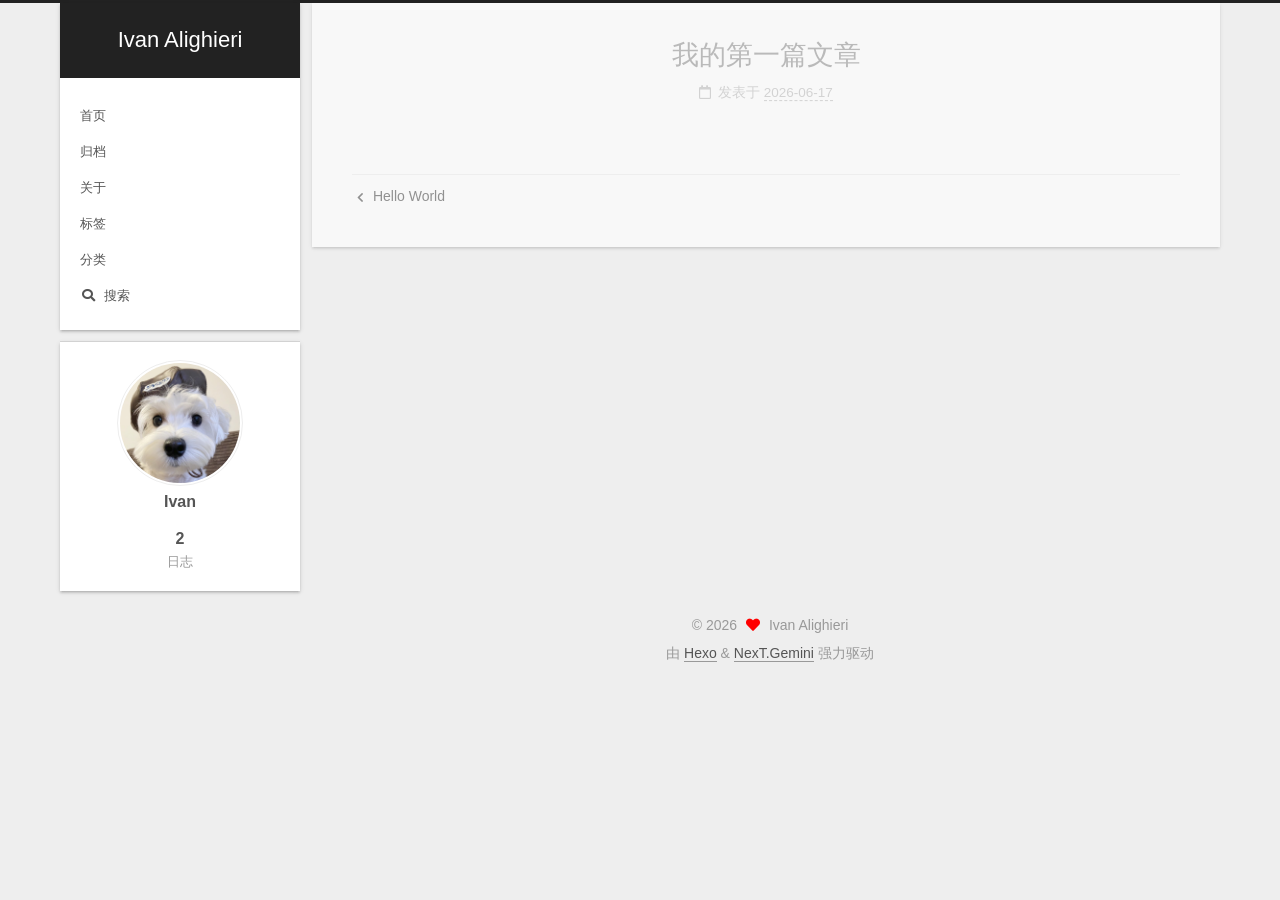
<file: 2026/06/17/我的第一篇文章/index.html>
<!DOCTYPE html>
<html lang="zh-CN">
<head>
  <meta charset="UTF-8">
<meta name="viewport" content="width=device-width, initial-scale=1, maximum-scale=2">
<meta name="theme-color" content="#222">
<meta name="generator" content="Hexo 7.3.0">
  <link rel="apple-touch-icon" sizes="180x180" href="/images/apple-touch-icon-next.png">
  <link rel="icon" type="image/png" sizes="32x32" href="/images/favicon-32x32-next.png">
  <link rel="icon" type="image/png" sizes="16x16" href="/images/favicon-16x16-next.png">
  <link rel="mask-icon" href="/images/logo.svg" color="#222">

<link rel="stylesheet" href="/css/main.css">


<link rel="stylesheet" href="/lib/font-awesome/css/all.min.css">

<script id="hexo-configurations">
    var NexT = window.NexT || {};
    var CONFIG = {"hostname":"example.com","root":"/","scheme":"Gemini","version":"7.8.0","exturl":false,"sidebar":{"position":"left","display":"post","padding":18,"offset":12,"onmobile":false},"copycode":{"enable":false,"show_result":false,"style":null},"back2top":{"enable":true,"sidebar":false,"scrollpercent":false},"bookmark":{"enable":false,"color":"#222","save":"auto"},"fancybox":false,"mediumzoom":false,"lazyload":false,"pangu":false,"comments":{"style":"tabs","active":null,"storage":true,"lazyload":false,"nav":null},"algolia":{"hits":{"per_page":10},"labels":{"input_placeholder":"Search for Posts","hits_empty":"We didn't find any results for the search: ${query}","hits_stats":"${hits} results found in ${time} ms"}},"localsearch":{"enable":true,"trigger":"auto","top_n_per_article":1,"unescape":false,"preload":false},"motion":{"enable":true,"async":false,"transition":{"post_block":"fadeIn","post_header":"slideDownIn","post_body":"slideDownIn","coll_header":"slideLeftIn","sidebar":"slideUpIn"}}};
  </script>

  <meta property="og:type" content="article">
<meta property="og:title" content="我的第一篇文章">
<meta property="og:url" content="http://example.com/2026/06/17/%E6%88%91%E7%9A%84%E7%AC%AC%E4%B8%80%E7%AF%87%E6%96%87%E7%AB%A0/index.html">
<meta property="og:site_name" content="Ivan Alighieri">
<meta property="og:locale" content="zh_CN">
<meta property="article:published_time" content="2026-06-17T03:41:03.000Z">
<meta property="article:modified_time" content="2026-06-17T03:41:03.364Z">
<meta property="article:author" content="Ivan">
<meta name="twitter:card" content="summary">

<link rel="canonical" href="http://example.com/2026/06/17/%E6%88%91%E7%9A%84%E7%AC%AC%E4%B8%80%E7%AF%87%E6%96%87%E7%AB%A0/">


<script id="page-configurations">
  // https://hexo.io/docs/variables.html
  CONFIG.page = {
    sidebar: "",
    isHome : false,
    isPost : true,
    lang   : 'zh-CN'
  };
</script>

  <title>我的第一篇文章 | Ivan Alighieri</title>
  






  <noscript>
  <style>
  .use-motion .brand,
  .use-motion .menu-item,
  .sidebar-inner,
  .use-motion .post-block,
  .use-motion .pagination,
  .use-motion .comments,
  .use-motion .post-header,
  .use-motion .post-body,
  .use-motion .collection-header { opacity: initial; }

  .use-motion .site-title,
  .use-motion .site-subtitle {
    opacity: initial;
    top: initial;
  }

  .use-motion .logo-line-before i { left: initial; }
  .use-motion .logo-line-after i { right: initial; }
  </style>
</noscript>

</head>

<body itemscope itemtype="http://schema.org/WebPage">
  <div class="container use-motion">
    <div class="headband"></div>

    <header class="header" itemscope itemtype="http://schema.org/WPHeader">
      <div class="header-inner"><div class="site-brand-container">
  <div class="site-nav-toggle">
    <div class="toggle" aria-label="切换导航栏">
      <span class="toggle-line toggle-line-first"></span>
      <span class="toggle-line toggle-line-middle"></span>
      <span class="toggle-line toggle-line-last"></span>
    </div>
  </div>

  <div class="site-meta">

    <a href="/" class="brand" rel="start">
      <span class="logo-line-before"><i></i></span>
      <h1 class="site-title">Ivan Alighieri</h1>
      <span class="logo-line-after"><i></i></span>
    </a>
  </div>

  <div class="site-nav-right">
    <div class="toggle popup-trigger">
        <i class="fa fa-search fa-fw fa-lg"></i>
    </div>
  </div>
</div>




<nav class="site-nav">
  <ul id="menu" class="main-menu menu">
        <li class="menu-item menu-item-home">

    <a href="/" rel="section"><i class="home fa-fw"></i>首页</a>

  </li>
        <li class="menu-item menu-item-archives">

    <a href="/archives/" rel="section"><i class="archive fa-fw"></i>归档</a>

  </li>
        <li class="menu-item menu-item-about">

    <a href="/about/" rel="section"><i class="user fa-fw"></i>关于</a>

  </li>
        <li class="menu-item menu-item-tags">

    <a href="/tags/" rel="section"><i class="tags fa-fw"></i>标签</a>

  </li>
        <li class="menu-item menu-item-categories">

    <a href="/categories/" rel="section"><i class="th fa-fw"></i>分类</a>

  </li>
      <li class="menu-item menu-item-search">
        <a role="button" class="popup-trigger"><i class="fa fa-search fa-fw"></i>搜索
        </a>
      </li>
  </ul>
</nav>



  <div class="search-pop-overlay">
    <div class="popup search-popup">
        <div class="search-header">
  <span class="search-icon">
    <i class="fa fa-search"></i>
  </span>
  <div class="search-input-container">
    <input autocomplete="off" autocapitalize="off"
           placeholder="搜索..." spellcheck="false"
           type="search" class="search-input">
  </div>
  <span class="popup-btn-close">
    <i class="fa fa-times-circle"></i>
  </span>
</div>
<div id="search-result">
  <div id="no-result">
    <i class="fa fa-spinner fa-pulse fa-5x fa-fw"></i>
  </div>
</div>

    </div>
  </div>

</div>
    </header>

    
  <div class="back-to-top">
    <i class="fa fa-arrow-up"></i>
    <span>0%</span>
  </div>
  <div class="reading-progress-bar"></div>


    <main class="main">
      <div class="main-inner">
        <div class="content-wrap">
          

          <div class="content post posts-expand">
            

    
  
  
  <article itemscope itemtype="http://schema.org/Article" class="post-block" lang="zh-CN">
    <link itemprop="mainEntityOfPage" href="http://example.com/2026/06/17/%E6%88%91%E7%9A%84%E7%AC%AC%E4%B8%80%E7%AF%87%E6%96%87%E7%AB%A0/">

    <span hidden itemprop="author" itemscope itemtype="http://schema.org/Person">
      <meta itemprop="image" content="/images/avatar.jpeg">
      <meta itemprop="name" content="Ivan">
      <meta itemprop="description" content="">
    </span>

    <span hidden itemprop="publisher" itemscope itemtype="http://schema.org/Organization">
      <meta itemprop="name" content="Ivan Alighieri">
    </span>
      <header class="post-header">
        <h1 class="post-title" itemprop="name headline">
          我的第一篇文章
        </h1>

        <div class="post-meta">
            <span class="post-meta-item">
              <span class="post-meta-item-icon">
                <i class="far fa-calendar"></i>
              </span>
              <span class="post-meta-item-text">发表于</span>

              <time title="创建时间：2026-06-17 11:41:03" itemprop="dateCreated datePublished" datetime="2026-06-17T11:41:03+08:00">2026-06-17</time>
            </span>

          

        </div>
      </header>

    
    
    
    <div class="post-body" itemprop="articleBody">

      
        
    </div>

    
    
    

      <footer class="post-footer">

        


        
    <div class="post-nav">
      <div class="post-nav-item">
    <a href="/2026/06/17/hello-world/" rel="prev" title="Hello World">
      <i class="fa fa-chevron-left"></i> Hello World
    </a></div>
      <div class="post-nav-item"></div>
    </div>
      </footer>
    
  </article>
  
  
  



          </div>
          

<script>
  window.addEventListener('tabs:register', () => {
    let { activeClass } = CONFIG.comments;
    if (CONFIG.comments.storage) {
      activeClass = localStorage.getItem('comments_active') || activeClass;
    }
    if (activeClass) {
      let activeTab = document.querySelector(`a[href="#comment-${activeClass}"]`);
      if (activeTab) {
        activeTab.click();
      }
    }
  });
  if (CONFIG.comments.storage) {
    window.addEventListener('tabs:click', event => {
      if (!event.target.matches('.tabs-comment .tab-content .tab-pane')) return;
      let commentClass = event.target.classList[1];
      localStorage.setItem('comments_active', commentClass);
    });
  }
</script>

        </div>
          
  
  <div class="toggle sidebar-toggle">
    <span class="toggle-line toggle-line-first"></span>
    <span class="toggle-line toggle-line-middle"></span>
    <span class="toggle-line toggle-line-last"></span>
  </div>

  <aside class="sidebar">
    <div class="sidebar-inner">

      <ul class="sidebar-nav motion-element">
        <li class="sidebar-nav-toc">
          文章目录
        </li>
        <li class="sidebar-nav-overview">
          站点概览
        </li>
      </ul>

      <!--noindex-->
      <div class="post-toc-wrap sidebar-panel">
      </div>
      <!--/noindex-->

      <div class="site-overview-wrap sidebar-panel">
        <div class="site-author motion-element" itemprop="author" itemscope itemtype="http://schema.org/Person">
    <img class="site-author-image" itemprop="image" alt="Ivan"
      src="/images/avatar.jpeg">
  <p class="site-author-name" itemprop="name">Ivan</p>
  <div class="site-description" itemprop="description"></div>
</div>
<div class="site-state-wrap motion-element">
  <nav class="site-state">
      <div class="site-state-item site-state-posts">
          <a href="/archives/">
        
          <span class="site-state-item-count">2</span>
          <span class="site-state-item-name">日志</span>
        </a>
      </div>
  </nav>
</div>



      </div>

    </div>
  </aside>
  <div id="sidebar-dimmer"></div>


      </div>
    </main>

    <footer class="footer">
      <div class="footer-inner">
        

        

<div class="copyright">
  
  &copy; 
  <span itemprop="copyrightYear">2026</span>
  <span class="with-love">
    <i class="fa fa-heart"></i>
  </span>
  <span class="author" itemprop="copyrightHolder">Ivan Alighieri</span>
</div>
  <div class="powered-by">由 <a href="https://hexo.io/" class="theme-link" rel="noopener" target="_blank">Hexo</a> & <a href="https://theme-next.org/" class="theme-link" rel="noopener" target="_blank">NexT.Gemini</a> 强力驱动
  </div>

        








      </div>
    </footer>
  </div>

  
  <script src="/lib/anime.min.js"></script>
  <script src="/lib/velocity/velocity.min.js"></script>
  <script src="/lib/velocity/velocity.ui.min.js"></script>

<script src="/js/utils.js"></script>

<script src="/js/motion.js"></script>


<script src="/js/schemes/pisces.js"></script>


<script src="/js/next-boot.js"></script>




  




  
<script src="/js/local-search.js"></script>













  

  

</body>
</html>
</file>
<file: css/main.css>
:root {
  --body-bg-color: #eee;
  --content-bg-color: #fff;
  --card-bg-color: #f5f5f5;
  --text-color: #555;
  --blockquote-color: #666;
  --link-color: #555;
  --link-hover-color: #222;
  --brand-color: #fff;
  --brand-hover-color: #fff;
  --table-row-odd-bg-color: #f9f9f9;
  --table-row-hover-bg-color: #f5f5f5;
  --menu-item-bg-color: #f5f5f5;
  --btn-default-bg: #fff;
  --btn-default-color: #555;
  --btn-default-border-color: #555;
  --btn-default-hover-bg: #222;
  --btn-default-hover-color: #fff;
  --btn-default-hover-border-color: #222;
}
@media (prefers-color-scheme: dark) {
  :root {
    --body-bg-color: #282828;
    --content-bg-color: #333;
    --card-bg-color: #555;
    --text-color: #ccc;
    --blockquote-color: #bbb;
    --link-color: #ccc;
    --link-hover-color: #eee;
    --brand-color: #ddd;
    --brand-hover-color: #ddd;
    --table-row-odd-bg-color: #282828;
    --table-row-hover-bg-color: #363636;
    --menu-item-bg-color: #555;
    --btn-default-bg: #222;
    --btn-default-color: #ccc;
    --btn-default-border-color: #555;
    --btn-default-hover-bg: #666;
    --btn-default-hover-color: #ccc;
    --btn-default-hover-border-color: #666;
  }
  img {
    opacity: 0.75;
  }
  img:hover {
    opacity: 0.9;
  }
}
html {
  line-height: 1.15; /* 1 */
  -webkit-text-size-adjust: 100%; /* 2 */
}
body {
  margin: 0;
}
main {
  display: block;
}
h1 {
  font-size: 2em;
  margin: 0.67em 0;
}
hr {
  box-sizing: content-box; /* 1 */
  height: 0; /* 1 */
  overflow: visible; /* 2 */
}
pre {
  font-family: monospace, monospace; /* 1 */
  font-size: 1em; /* 2 */
}
a {
  background: transparent;
}
abbr[title] {
  border-bottom: none; /* 1 */
  text-decoration: underline; /* 2 */
  text-decoration: underline dotted; /* 2 */
}
b,
strong {
  font-weight: bolder;
}
code,
kbd,
samp {
  font-family: monospace, monospace; /* 1 */
  font-size: 1em; /* 2 */
}
small {
  font-size: 80%;
}
sub,
sup {
  font-size: 75%;
  line-height: 0;
  position: relative;
  vertical-align: baseline;
}
sub {
  bottom: -0.25em;
}
sup {
  top: -0.5em;
}
img {
  border-style: none;
}
button,
input,
optgroup,
select,
textarea {
  font-family: inherit; /* 1 */
  font-size: 100%; /* 1 */
  line-height: 1.15; /* 1 */
  margin: 0; /* 2 */
}
button,
input {
/* 1 */
  overflow: visible;
}
button,
select {
/* 1 */
  text-transform: none;
}
button,
[type='button'],
[type='reset'],
[type='submit'] {
  -webkit-appearance: button;
}
button::-moz-focus-inner,
[type='button']::-moz-focus-inner,
[type='reset']::-moz-focus-inner,
[type='submit']::-moz-focus-inner {
  border-style: none;
  padding: 0;
}
button:-moz-focusring,
[type='button']:-moz-focusring,
[type='reset']:-moz-focusring,
[type='submit']:-moz-focusring {
  outline: 1px dotted ButtonText;
}
fieldset {
  padding: 0.35em 0.75em 0.625em;
}
legend {
  box-sizing: border-box; /* 1 */
  color: inherit; /* 2 */
  display: table; /* 1 */
  max-width: 100%; /* 1 */
  padding: 0; /* 3 */
  white-space: normal; /* 1 */
}
progress {
  vertical-align: baseline;
}
textarea {
  overflow: auto;
}
[type='checkbox'],
[type='radio'] {
  box-sizing: border-box; /* 1 */
  padding: 0; /* 2 */
}
[type='number']::-webkit-inner-spin-button,
[type='number']::-webkit-outer-spin-button {
  height: auto;
}
[type='search'] {
  outline-offset: -2px; /* 2 */
  -webkit-appearance: textfield; /* 1 */
}
[type='search']::-webkit-search-decoration {
  -webkit-appearance: none;
}
::-webkit-file-upload-button {
  font: inherit; /* 2 */
  -webkit-appearance: button; /* 1 */
}
details {
  display: block;
}
summary {
  display: list-item;
}
template {
  display: none;
}
[hidden] {
  display: none;
}
::selection {
  background: #262a30;
  color: #eee;
}
html,
body {
  height: 100%;
}
body {
  background: var(--body-bg-color);
  color: var(--text-color);
  font-family: 'Lato', "PingFang SC", "Microsoft YaHei", sans-serif;
  font-size: 1em;
  line-height: 2;
}
@media (max-width: 991px) {
  body {
    padding-left: 0 !important;
    padding-right: 0 !important;
  }
}
h1,
h2,
h3,
h4,
h5,
h6 {
  font-family: 'Lato', "PingFang SC", "Microsoft YaHei", sans-serif;
  font-weight: bold;
  line-height: 1.5;
  margin: 20px 0 15px;
}
h1 {
  font-size: 1.5em;
}
h2 {
  font-size: 1.375em;
}
h3 {
  font-size: 1.25em;
}
h4 {
  font-size: 1.125em;
}
h5 {
  font-size: 1em;
}
h6 {
  font-size: 0.875em;
}
p {
  margin: 0 0 20px 0;
}
a,
span.exturl {
  border-bottom: 1px solid #999;
  color: var(--link-color);
  outline: 0;
  text-decoration: none;
  overflow-wrap: break-word;
  word-wrap: break-word;
  cursor: pointer;
}
a:hover,
span.exturl:hover {
  border-bottom-color: var(--link-hover-color);
  color: var(--link-hover-color);
}
iframe,
img,
video {
  display: block;
  margin-left: auto;
  margin-right: auto;
  max-width: 100%;
}
hr {
  background-image: repeating-linear-gradient(-45deg, #ddd, #ddd 4px, transparent 4px, transparent 8px);
  border: 0;
  height: 3px;
  margin: 40px 0;
}
blockquote {
  border-left: 4px solid #ddd;
  color: var(--blockquote-color);
  margin: 0;
  padding: 0 15px;
}
blockquote cite::before {
  content: '-';
  padding: 0 5px;
}
dt {
  font-weight: bold;
}
dd {
  margin: 0;
  padding: 0;
}
kbd {
  background-color: #f5f5f5;
  background-image: linear-gradient(#eee, #fff, #eee);
  border: 1px solid #ccc;
  border-radius: 0.2em;
  box-shadow: 0.1em 0.1em 0.2em rgba(0,0,0,0.1);
  color: #555;
  font-family: inherit;
  padding: 0.1em 0.3em;
  white-space: nowrap;
}
.table-container {
  overflow: auto;
}
table {
  border-collapse: collapse;
  border-spacing: 0;
  font-size: 0.875em;
  margin: 0 0 20px 0;
  width: 100%;
}
tbody tr:nth-of-type(odd) {
  background: var(--table-row-odd-bg-color);
}
tbody tr:hover {
  background: var(--table-row-hover-bg-color);
}
caption,
th,
td {
  font-weight: normal;
  padding: 8px;
  vertical-align: middle;
}
th,
td {
  border: 1px solid #ddd;
  border-bottom: 3px solid #ddd;
}
th {
  font-weight: 700;
  padding-bottom: 10px;
}
td {
  border-bottom-width: 1px;
}
.btn {
  background: var(--btn-default-bg);
  border: 2px solid var(--btn-default-border-color);
  border-radius: 2px;
  color: var(--btn-default-color);
  display: inline-block;
  font-size: 0.875em;
  line-height: 2;
  padding: 0 20px;
  text-decoration: none;
  transition-property: background-color;
  transition-delay: 0s;
  transition-duration: 0.2s;
  transition-timing-function: ease-in-out;
}
.btn:hover {
  background: var(--btn-default-hover-bg);
  border-color: var(--btn-default-hover-border-color);
  color: var(--btn-default-hover-color);
}
.btn + .btn {
  margin: 0 0 8px 8px;
}
.btn .fa-fw {
  text-align: left;
  width: 1.285714285714286em;
}
.toggle {
  line-height: 0;
}
.toggle .toggle-line {
  background: #fff;
  display: inline-block;
  height: 2px;
  left: 0;
  position: relative;
  top: 0;
  transition: all 0.4s;
  vertical-align: top;
  width: 100%;
}
.toggle .toggle-line:not(:first-child) {
  margin-top: 3px;
}
.toggle.toggle-arrow .toggle-line-first {
  left: 50%;
  top: 2px;
  transform: rotate(45deg);
  width: 50%;
}
.toggle.toggle-arrow .toggle-line-middle {
  left: 2px;
  width: 90%;
}
.toggle.toggle-arrow .toggle-line-last {
  left: 50%;
  top: -2px;
  transform: rotate(-45deg);
  width: 50%;
}
.toggle.toggle-close .toggle-line-first {
  transform: rotate(-45deg);
  top: 5px;
}
.toggle.toggle-close .toggle-line-middle {
  opacity: 0;
}
.toggle.toggle-close .toggle-line-last {
  transform: rotate(45deg);
  top: -5px;
}
.highlight,
pre {
  background: #f7f7f7;
  color: #4d4d4c;
  line-height: 1.6;
  margin: 0 auto 20px;
}
pre,
code {
  font-family: consolas, Menlo, monospace, "PingFang SC", "Microsoft YaHei";
}
code {
  background: #eee;
  border-radius: 3px;
  color: #555;
  padding: 2px 4px;
  overflow-wrap: break-word;
  word-wrap: break-word;
}
.highlight *::selection {
  background: #d6d6d6;
}
.highlight pre {
  border: 0;
  margin: 0;
  padding: 10px 0;
}
.highlight table {
  border: 0;
  margin: 0;
  width: auto;
}
.highlight td {
  border: 0;
  padding: 0;
}
.highlight figcaption {
  background: #eff2f3;
  color: #4d4d4c;
  display: flex;
  font-size: 0.875em;
  justify-content: space-between;
  line-height: 1.2;
  padding: 0.5em;
}
.highlight figcaption a {
  color: #4d4d4c;
}
.highlight figcaption a:hover {
  border-bottom-color: #4d4d4c;
}
.highlight .gutter {
  -moz-user-select: none;
  -ms-user-select: none;
  -webkit-user-select: none;
  user-select: none;
}
.highlight .gutter pre {
  background: #eff2f3;
  color: #869194;
  padding-left: 10px;
  padding-right: 10px;
  text-align: right;
}
.highlight .code pre {
  background: #f7f7f7;
  padding-left: 10px;
  width: 100%;
}
.gist table {
  width: auto;
}
.gist table td {
  border: 0;
}
pre {
  overflow: auto;
  padding: 10px;
}
pre code {
  background: none;
  color: #4d4d4c;
  font-size: 0.875em;
  padding: 0;
  text-shadow: none;
}
pre .deletion {
  background: #fdd;
}
pre .addition {
  background: #dfd;
}
pre .meta {
  color: #eab700;
  -moz-user-select: none;
  -ms-user-select: none;
  -webkit-user-select: none;
  user-select: none;
}
pre .comment {
  color: #8e908c;
}
pre .variable,
pre .attribute,
pre .tag,
pre .name,
pre .regexp,
pre .ruby .constant,
pre .xml .tag .title,
pre .xml .pi,
pre .xml .doctype,
pre .html .doctype,
pre .css .id,
pre .css .class,
pre .css .pseudo {
  color: #c82829;
}
pre .number,
pre .preprocessor,
pre .built_in,
pre .builtin-name,
pre .literal,
pre .params,
pre .constant,
pre .command {
  color: #f5871f;
}
pre .ruby .class .title,
pre .css .rules .attribute,
pre .string,
pre .symbol,
pre .value,
pre .inheritance,
pre .header,
pre .ruby .symbol,
pre .xml .cdata,
pre .special,
pre .formula {
  color: #718c00;
}
pre .title,
pre .css .hexcolor {
  color: #3e999f;
}
pre .function,
pre .python .decorator,
pre .python .title,
pre .ruby .function .title,
pre .ruby .title .keyword,
pre .perl .sub,
pre .javascript .title,
pre .coffeescript .title {
  color: #4271ae;
}
pre .keyword,
pre .javascript .function {
  color: #8959a8;
}
.blockquote-center {
  border-left: none;
  margin: 40px 0;
  padding: 0;
  position: relative;
  text-align: center;
}
.blockquote-center .fa {
  display: block;
  opacity: 0.6;
  position: absolute;
  width: 100%;
}
.blockquote-center .fa-quote-left {
  border-top: 1px solid #ccc;
  text-align: left;
  top: -20px;
}
.blockquote-center .fa-quote-right {
  border-bottom: 1px solid #ccc;
  text-align: right;
  bottom: -20px;
}
.blockquote-center p,
.blockquote-center div {
  text-align: center;
}
.post-body .group-picture img {
  margin: 0 auto;
  padding: 0 3px;
}
.group-picture-row {
  margin-bottom: 6px;
  overflow: hidden;
}
.group-picture-column {
  float: left;
  margin-bottom: 10px;
}
.post-body .label {
  color: #555;
  display: inline;
  padding: 0 2px;
}
.post-body .label.default {
  background: #f0f0f0;
}
.post-body .label.primary {
  background: #efe6f7;
}
.post-body .label.info {
  background: #e5f2f8;
}
.post-body .label.success {
  background: #e7f4e9;
}
.post-body .label.warning {
  background: #fcf6e1;
}
.post-body .label.danger {
  background: #fae8eb;
}
.post-body .tabs {
  margin-bottom: 20px;
}
.post-body .tabs,
.tabs-comment {
  display: block;
  padding-top: 10px;
  position: relative;
}
.post-body .tabs ul.nav-tabs,
.tabs-comment ul.nav-tabs {
  display: flex;
  flex-wrap: wrap;
  margin: 0;
  margin-bottom: -1px;
  padding: 0;
}
@media (max-width: 413px) {
  .post-body .tabs ul.nav-tabs,
  .tabs-comment ul.nav-tabs {
    display: block;
    margin-bottom: 5px;
  }
}
.post-body .tabs ul.nav-tabs li.tab,
.tabs-comment ul.nav-tabs li.tab {
  border-bottom: 1px solid #ddd;
  border-left: 1px solid transparent;
  border-right: 1px solid transparent;
  border-top: 3px solid transparent;
  flex-grow: 1;
  list-style-type: none;
  border-radius: 0 0 0 0;
}
@media (max-width: 413px) {
  .post-body .tabs ul.nav-tabs li.tab,
  .tabs-comment ul.nav-tabs li.tab {
    border-bottom: 1px solid transparent;
    border-left: 3px solid transparent;
    border-right: 1px solid transparent;
    border-top: 1px solid transparent;
  }
}
@media (max-width: 413px) {
  .post-body .tabs ul.nav-tabs li.tab,
  .tabs-comment ul.nav-tabs li.tab {
    border-radius: 0;
  }
}
.post-body .tabs ul.nav-tabs li.tab a,
.tabs-comment ul.nav-tabs li.tab a {
  border-bottom: initial;
  display: block;
  line-height: 1.8;
  outline: 0;
  padding: 0.25em 0.75em;
  text-align: center;
  transition-delay: 0s;
  transition-duration: 0.2s;
  transition-timing-function: ease-out;
}
.post-body .tabs ul.nav-tabs li.tab a i,
.tabs-comment ul.nav-tabs li.tab a i {
  width: 1.285714285714286em;
}
.post-body .tabs ul.nav-tabs li.tab.active,
.tabs-comment ul.nav-tabs li.tab.active {
  border-bottom: 1px solid transparent;
  border-left: 1px solid #ddd;
  border-right: 1px solid #ddd;
  border-top: 3px solid #fc6423;
}
@media (max-width: 413px) {
  .post-body .tabs ul.nav-tabs li.tab.active,
  .tabs-comment ul.nav-tabs li.tab.active {
    border-bottom: 1px solid #ddd;
    border-left: 3px solid #fc6423;
    border-right: 1px solid #ddd;
    border-top: 1px solid #ddd;
  }
}
.post-body .tabs ul.nav-tabs li.tab.active a,
.tabs-comment ul.nav-tabs li.tab.active a {
  color: var(--link-color);
  cursor: default;
}
.post-body .tabs .tab-content .tab-pane,
.tabs-comment .tab-content .tab-pane {
  border: 1px solid #ddd;
  border-top: 0;
  padding: 20px 20px 0 20px;
  border-radius: 0;
}
.post-body .tabs .tab-content .tab-pane:not(.active),
.tabs-comment .tab-content .tab-pane:not(.active) {
  display: none;
}
.post-body .tabs .tab-content .tab-pane.active,
.tabs-comment .tab-content .tab-pane.active {
  display: block;
}
.post-body .tabs .tab-content .tab-pane.active:nth-of-type(1),
.tabs-comment .tab-content .tab-pane.active:nth-of-type(1) {
  border-radius: 0 0 0 0;
}
@media (max-width: 413px) {
  .post-body .tabs .tab-content .tab-pane.active:nth-of-type(1),
  .tabs-comment .tab-content .tab-pane.active:nth-of-type(1) {
    border-radius: 0;
  }
}
.post-body .note {
  border-radius: 3px;
  margin-bottom: 20px;
  padding: 1em;
  position: relative;
  border: 1px solid #eee;
  border-left-width: 5px;
}
.post-body .note h2,
.post-body .note h3,
.post-body .note h4,
.post-body .note h5,
.post-body .note h6 {
  margin-top: 0;
  border-bottom: initial;
  margin-bottom: 0;
  padding-top: 0;
}
.post-body .note p:first-child,
.post-body .note ul:first-child,
.post-body .note ol:first-child,
.post-body .note table:first-child,
.post-body .note pre:first-child,
.post-body .note blockquote:first-child,
.post-body .note img:first-child {
  margin-top: 0;
}
.post-body .note p:last-child,
.post-body .note ul:last-child,
.post-body .note ol:last-child,
.post-body .note table:last-child,
.post-body .note pre:last-child,
.post-body .note blockquote:last-child,
.post-body .note img:last-child {
  margin-bottom: 0;
}
.post-body .note.default {
  border-left-color: #777;
}
.post-body .note.default h2,
.post-body .note.default h3,
.post-body .note.default h4,
.post-body .note.default h5,
.post-body .note.default h6 {
  color: #777;
}
.post-body .note.primary {
  border-left-color: #6f42c1;
}
.post-body .note.primary h2,
.post-body .note.primary h3,
.post-body .note.primary h4,
.post-body .note.primary h5,
.post-body .note.primary h6 {
  color: #6f42c1;
}
.post-body .note.info {
  border-left-color: #428bca;
}
.post-body .note.info h2,
.post-body .note.info h3,
.post-body .note.info h4,
.post-body .note.info h5,
.post-body .note.info h6 {
  color: #428bca;
}
.post-body .note.success {
  border-left-color: #5cb85c;
}
.post-body .note.success h2,
.post-body .note.success h3,
.post-body .note.success h4,
.post-body .note.success h5,
.post-body .note.success h6 {
  color: #5cb85c;
}
.post-body .note.warning {
  border-left-color: #f0ad4e;
}
.post-body .note.warning h2,
.post-body .note.warning h3,
.post-body .note.warning h4,
.post-body .note.warning h5,
.post-body .note.warning h6 {
  color: #f0ad4e;
}
.post-body .note.danger {
  border-left-color: #d9534f;
}
.post-body .note.danger h2,
.post-body .note.danger h3,
.post-body .note.danger h4,
.post-body .note.danger h5,
.post-body .note.danger h6 {
  color: #d9534f;
}
.pagination .prev,
.pagination .next,
.pagination .page-number,
.pagination .space {
  display: inline-block;
  margin: 0 10px;
  padding: 0 11px;
  position: relative;
  top: -1px;
}
@media (max-width: 767px) {
  .pagination .prev,
  .pagination .next,
  .pagination .page-number,
  .pagination .space {
    margin: 0 5px;
  }
}
.pagination {
  border-top: 1px solid #eee;
  margin: 120px 0 0;
  text-align: center;
}
.pagination .prev,
.pagination .next,
.pagination .page-number {
  border-bottom: 0;
  border-top: 1px solid #eee;
  transition-property: border-color;
  transition-delay: 0s;
  transition-duration: 0.2s;
  transition-timing-function: ease-in-out;
}
.pagination .prev:hover,
.pagination .next:hover,
.pagination .page-number:hover {
  border-top-color: #222;
}
.pagination .space {
  margin: 0;
  padding: 0;
}
.pagination .prev {
  margin-left: 0;
}
.pagination .next {
  margin-right: 0;
}
.pagination .page-number.current {
  background: #ccc;
  border-top-color: #ccc;
  color: #fff;
}
@media (max-width: 767px) {
  .pagination {
    border-top: none;
  }
  .pagination .prev,
  .pagination .next,
  .pagination .page-number {
    border-bottom: 1px solid #eee;
    border-top: 0;
    margin-bottom: 10px;
    padding: 0 10px;
  }
  .pagination .prev:hover,
  .pagination .next:hover,
  .pagination .page-number:hover {
    border-bottom-color: #222;
  }
}
.comments {
  margin-top: 60px;
  overflow: hidden;
}
.comment-button-group {
  display: flex;
  flex-wrap: wrap-reverse;
  justify-content: center;
  margin: 1em 0;
}
.comment-button-group .comment-button {
  margin: 0.1em 0.2em;
}
.comment-button-group .comment-button.active {
  background: var(--btn-default-hover-bg);
  border-color: var(--btn-default-hover-border-color);
  color: var(--btn-default-hover-color);
}
.comment-position {
  display: none;
}
.comment-position.active {
  display: block;
}
.tabs-comment {
  background: var(--content-bg-color);
  margin-top: 4em;
  padding-top: 0;
}
.tabs-comment .comments {
  border: 0;
  box-shadow: none;
  margin-top: 0;
  padding-top: 0;
}
.container {
  min-height: 100%;
  position: relative;
}
.main-inner {
  margin: 0 auto;
  width: calc(100% - 20px);
}
@media (min-width: 1200px) {
  .main-inner {
    width: 1160px;
  }
}
@media (min-width: 1600px) {
  .main-inner {
    width: 73%;
  }
}
@media (max-width: 767px) {
  .content-wrap {
    padding: 0 20px;
  }
}
.header {
  background: transparent;
}
.header-inner {
  margin: 0 auto;
  width: calc(100% - 20px);
}
@media (min-width: 1200px) {
  .header-inner {
    width: 1160px;
  }
}
@media (min-width: 1600px) {
  .header-inner {
    width: 73%;
  }
}
.site-brand-container {
  display: flex;
  flex-shrink: 0;
  padding: 0 10px;
}
.headband {
  background: #222;
  height: 3px;
}
.site-meta {
  flex-grow: 1;
  text-align: center;
}
@media (max-width: 767px) {
  .site-meta {
    text-align: center;
  }
}
.brand {
  border-bottom: none;
  color: var(--brand-color);
  display: inline-block;
  line-height: 1.375em;
  padding: 0 40px;
  position: relative;
}
.brand:hover {
  color: var(--brand-hover-color);
}
.site-title {
  font-family: 'Lato', "PingFang SC", "Microsoft YaHei", sans-serif;
  font-size: 1.375em;
  font-weight: normal;
  margin: 0;
}
.site-subtitle {
  color: #ddd;
  font-size: 0.8125em;
  margin: 10px 0;
}
.use-motion .brand {
  opacity: 0;
}
.use-motion .site-title,
.use-motion .site-subtitle,
.use-motion .custom-logo-image {
  opacity: 0;
  position: relative;
  top: -10px;
}
.site-nav-toggle,
.site-nav-right {
  display: none;
}
@media (max-width: 767px) {
  .site-nav-toggle,
  .site-nav-right {
    display: flex;
    flex-direction: column;
    justify-content: center;
  }
}
.site-nav-toggle .toggle,
.site-nav-right .toggle {
  color: var(--text-color);
  padding: 10px;
  width: 22px;
}
.site-nav-toggle .toggle .toggle-line,
.site-nav-right .toggle .toggle-line {
  background: var(--text-color);
  border-radius: 1px;
}
.site-nav {
  display: block;
}
@media (max-width: 767px) {
  .site-nav {
    clear: both;
    display: none;
  }
}
.site-nav.site-nav-on {
  display: block;
}
.menu {
  margin-top: 20px;
  padding-left: 0;
  text-align: center;
}
.menu-item {
  display: inline-block;
  list-style: none;
  margin: 0 10px;
}
@media (max-width: 767px) {
  .menu-item {
    display: block;
    margin-top: 10px;
  }
  .menu-item.menu-item-search {
    display: none;
  }
}
.menu-item a,
.menu-item span.exturl {
  border-bottom: 0;
  display: block;
  font-size: 0.8125em;
  transition-property: border-color;
  transition-delay: 0s;
  transition-duration: 0.2s;
  transition-timing-function: ease-in-out;
}
@media (hover: none) {
  .menu-item a:hover,
  .menu-item span.exturl:hover {
    border-bottom-color: transparent !important;
  }
}
.menu-item .fa,
.menu-item .fab,
.menu-item .far,
.menu-item .fas {
  margin-right: 8px;
}
.menu-item .badge {
  display: inline-block;
  font-weight: bold;
  line-height: 1;
  margin-left: 0.35em;
  margin-top: 0.35em;
  text-align: center;
  white-space: nowrap;
}
@media (max-width: 767px) {
  .menu-item .badge {
    float: right;
    margin-left: 0;
  }
}
.menu-item-active a,
.menu .menu-item a:hover,
.menu .menu-item span.exturl:hover {
  background: var(--menu-item-bg-color);
}
.use-motion .menu-item {
  opacity: 0;
}
.sidebar {
  background: #222;
  bottom: 0;
  box-shadow: inset 0 2px 6px #000;
  position: fixed;
  top: 0;
}
@media (max-width: 991px) {
  .sidebar {
    display: none;
  }
}
.sidebar-inner {
  color: #999;
  padding: 18px 10px;
  text-align: center;
}
.cc-license {
  margin-top: 10px;
  text-align: center;
}
.cc-license .cc-opacity {
  border-bottom: none;
  opacity: 0.7;
}
.cc-license .cc-opacity:hover {
  opacity: 0.9;
}
.cc-license img {
  display: inline-block;
}
.site-author-image {
  border: 1px solid #eee;
  display: block;
  margin: 0 auto;
  max-width: 120px;
  padding: 2px;
  border-radius: 50%;
}
.site-author-name {
  color: var(--text-color);
  font-weight: 600;
  margin: 0;
  text-align: center;
}
.site-description {
  color: #999;
  font-size: 0.8125em;
  margin-top: 0;
  text-align: center;
}
.links-of-author {
  margin-top: 15px;
}
.links-of-author a,
.links-of-author span.exturl {
  border-bottom-color: #555;
  display: inline-block;
  font-size: 0.8125em;
  margin-bottom: 10px;
  margin-right: 10px;
  vertical-align: middle;
}
.links-of-author a::before,
.links-of-author span.exturl::before {
  background: #449a8b;
  border-radius: 50%;
  content: ' ';
  display: inline-block;
  height: 4px;
  margin-right: 3px;
  vertical-align: middle;
  width: 4px;
}
.sidebar-button {
  margin-top: 15px;
}
.sidebar-button a {
  border: 1px solid #fc6423;
  border-radius: 4px;
  color: #fc6423;
  display: inline-block;
  padding: 0 15px;
}
.sidebar-button a .fa,
.sidebar-button a .fab,
.sidebar-button a .far,
.sidebar-button a .fas {
  margin-right: 5px;
}
.sidebar-button a:hover {
  background: #fc6423;
  border: 1px solid #fc6423;
  color: #fff;
}
.sidebar-button a:hover .fa,
.sidebar-button a:hover .fab,
.sidebar-button a:hover .far,
.sidebar-button a:hover .fas {
  color: #fff;
}
.links-of-blogroll {
  font-size: 0.8125em;
  margin-top: 10px;
}
.links-of-blogroll-title {
  font-size: 0.875em;
  font-weight: 600;
  margin-top: 0;
}
.links-of-blogroll-list {
  list-style: none;
  margin: 0;
  padding: 0;
}
#sidebar-dimmer {
  display: none;
}
@media (max-width: 767px) {
  #sidebar-dimmer {
    background: #000;
    display: block;
    height: 100%;
    left: 100%;
    opacity: 0;
    position: fixed;
    top: 0;
    width: 100%;
    z-index: 1100;
  }
  .sidebar-active + #sidebar-dimmer {
    opacity: 0.7;
    transform: translateX(-100%);
    transition: opacity 0.5s;
  }
}
.sidebar-nav {
  margin: 0;
  padding-bottom: 20px;
  padding-left: 0;
}
.sidebar-nav li {
  border-bottom: 1px solid transparent;
  color: var(--text-color);
  cursor: pointer;
  display: inline-block;
  font-size: 0.875em;
}
.sidebar-nav li.sidebar-nav-overview {
  margin-left: 10px;
}
.sidebar-nav li:hover {
  color: #fc6423;
}
.sidebar-nav .sidebar-nav-active {
  border-bottom-color: #fc6423;
  color: #fc6423;
}
.sidebar-nav .sidebar-nav-active:hover {
  color: #fc6423;
}
.sidebar-panel {
  display: none;
  overflow-x: hidden;
  overflow-y: auto;
}
.sidebar-panel-active {
  display: block;
}
.sidebar-toggle {
  background: #222;
  bottom: 45px;
  cursor: pointer;
  height: 14px;
  left: 30px;
  padding: 5px;
  position: fixed;
  width: 14px;
  z-index: 1300;
}
@media (max-width: 991px) {
  .sidebar-toggle {
    left: 20px;
    opacity: 0.8;
    display: none;
  }
}
.sidebar-toggle:hover .toggle-line {
  background: #fc6423;
}
.post-toc {
  font-size: 0.875em;
}
.post-toc ol {
  list-style: none;
  margin: 0;
  padding: 0 2px 5px 10px;
  text-align: left;
}
.post-toc ol > ol {
  padding-left: 0;
}
.post-toc ol a {
  transition-property: all;
  transition-delay: 0s;
  transition-duration: 0.2s;
  transition-timing-function: ease-in-out;
}
.post-toc .nav-item {
  line-height: 1.8;
  overflow: hidden;
  text-overflow: ellipsis;
  white-space: nowrap;
}
.post-toc .nav .nav-child {
  display: none;
}
.post-toc .nav .active > .nav-child {
  display: block;
}
.post-toc .nav .active-current > .nav-child {
  display: block;
}
.post-toc .nav .active-current > .nav-child > .nav-item {
  display: block;
}
.post-toc .nav .active > a {
  border-bottom-color: #fc6423;
  color: #fc6423;
}
.post-toc .nav .active-current > a {
  color: #fc6423;
}
.post-toc .nav .active-current > a:hover {
  color: #fc6423;
}
.site-state {
  display: flex;
  justify-content: center;
  line-height: 1.4;
  margin-top: 10px;
  overflow: hidden;
  text-align: center;
  white-space: nowrap;
}
.site-state-item {
  padding: 0 15px;
}
.site-state-item:not(:first-child) {
  border-left: 1px solid #eee;
}
.site-state-item a {
  border-bottom: none;
}
.site-state-item-count {
  display: block;
  font-size: 1em;
  font-weight: 600;
  text-align: center;
}
.site-state-item-name {
  color: #999;
  font-size: 0.8125em;
}
.footer {
  color: #999;
  font-size: 0.875em;
  padding: 20px 0;
}
.footer.footer-fixed {
  bottom: 0;
  left: 0;
  position: absolute;
  right: 0;
}
.footer-inner {
  box-sizing: border-box;
  margin: 0 auto;
  text-align: center;
  width: calc(100% - 20px);
}
@media (min-width: 1200px) {
  .footer-inner {
    width: 1160px;
  }
}
@media (min-width: 1600px) {
  .footer-inner {
    width: 73%;
  }
}
.languages {
  display: inline-block;
  font-size: 1.125em;
  position: relative;
}
.languages .lang-select-label span {
  margin: 0 0.5em;
}
.languages .lang-select {
  height: 100%;
  left: 0;
  opacity: 0;
  position: absolute;
  top: 0;
  width: 100%;
}
.with-love {
  color: #ff0000;
  display: inline-block;
  margin: 0 5px;
}
.powered-by,
.theme-info {
  display: inline-block;
}
@-moz-keyframes iconAnimate {
  0%, 100% {
    transform: scale(1);
  }
  10%, 30% {
    transform: scale(0.9);
  }
  20%, 40%, 60%, 80% {
    transform: scale(1.1);
  }
  50%, 70% {
    transform: scale(1.1);
  }
}
@-webkit-keyframes iconAnimate {
  0%, 100% {
    transform: scale(1);
  }
  10%, 30% {
    transform: scale(0.9);
  }
  20%, 40%, 60%, 80% {
    transform: scale(1.1);
  }
  50%, 70% {
    transform: scale(1.1);
  }
}
@-o-keyframes iconAnimate {
  0%, 100% {
    transform: scale(1);
  }
  10%, 30% {
    transform: scale(0.9);
  }
  20%, 40%, 60%, 80% {
    transform: scale(1.1);
  }
  50%, 70% {
    transform: scale(1.1);
  }
}
@keyframes iconAnimate {
  0%, 100% {
    transform: scale(1);
  }
  10%, 30% {
    transform: scale(0.9);
  }
  20%, 40%, 60%, 80% {
    transform: scale(1.1);
  }
  50%, 70% {
    transform: scale(1.1);
  }
}
.back-to-top {
  font-size: 12px;
  text-align: center;
  transition-delay: 0s;
  transition-duration: 0.2s;
  transition-timing-function: ease-in-out;
}
.back-to-top {
  background: #222;
  bottom: -100px;
  box-sizing: border-box;
  color: #fff;
  cursor: pointer;
  left: 30px;
  opacity: 0.6;
  padding: 0 6px;
  position: fixed;
  transition-property: bottom;
  z-index: 1300;
  width: 24px;
}
.back-to-top span {
  display: none;
}
.back-to-top:hover {
  color: #fc6423;
}
.back-to-top.back-to-top-on {
  bottom: 30px;
}
@media (max-width: 991px) {
  .back-to-top {
    left: 20px;
    opacity: 0.8;
  }
}
.reading-progress-bar {
  background: #2277cc;
  display: block;
  height: 3px;
  left: 0;
  position: fixed;
  width: 0;
  z-index: 1500;
  top: 0;
}
.post-body {
  font-family: 'Lato', "PingFang SC", "Microsoft YaHei", sans-serif;
  overflow-wrap: break-word;
  word-wrap: break-word;
}
@media (min-width: 1200px) {
  .post-body {
    font-size: 1.125em;
  }
}
.post-body .exturl .fa {
  font-size: 0.875em;
  margin-left: 4px;
}
.post-body .image-caption,
.post-body .figure .caption {
  color: #999;
  font-size: 0.875em;
  font-weight: bold;
  line-height: 1;
  margin: -20px auto 15px;
  text-align: center;
}
.post-sticky-flag {
  display: inline-block;
  transform: rotate(30deg);
}
.post-button {
  margin-top: 40px;
  text-align: center;
}
.use-motion .post-block,
.use-motion .pagination,
.use-motion .comments {
  opacity: 0;
}
.use-motion .post-header {
  opacity: 0;
}
.use-motion .post-body {
  opacity: 0;
}
.use-motion .collection-header {
  opacity: 0;
}
.posts-collapse {
  margin-left: 35px;
  position: relative;
}
@media (max-width: 767px) {
  .posts-collapse {
    margin-left: 0px;
    margin-right: 0px;
  }
}
.posts-collapse .collection-title {
  font-size: 1.125em;
  position: relative;
}
.posts-collapse .collection-title::before {
  background: #999;
  border: 1px solid #fff;
  border-radius: 50%;
  content: ' ';
  height: 10px;
  left: 0;
  margin-left: -6px;
  margin-top: -4px;
  position: absolute;
  top: 50%;
  width: 10px;
}
.posts-collapse .collection-year {
  font-size: 1.5em;
  font-weight: bold;
  margin: 60px 0;
  position: relative;
}
.posts-collapse .collection-year::before {
  background: #bbb;
  border-radius: 50%;
  content: ' ';
  height: 8px;
  left: 0;
  margin-left: -4px;
  margin-top: -4px;
  position: absolute;
  top: 50%;
  width: 8px;
}
.posts-collapse .collection-header {
  display: block;
  margin: 0 0 0 20px;
}
.posts-collapse .collection-header small {
  color: #bbb;
  margin-left: 5px;
}
.posts-collapse .post-header {
  border-bottom: 1px dashed #ccc;
  margin: 30px 0;
  padding-left: 15px;
  position: relative;
  transition-property: border;
  transition-delay: 0s;
  transition-duration: 0.2s;
  transition-timing-function: ease-in-out;
}
.posts-collapse .post-header::before {
  background: #bbb;
  border: 1px solid #fff;
  border-radius: 50%;
  content: ' ';
  height: 6px;
  left: 0;
  margin-left: -4px;
  position: absolute;
  top: 0.75em;
  transition-property: background;
  width: 6px;
  transition-delay: 0s;
  transition-duration: 0.2s;
  transition-timing-function: ease-in-out;
}
.posts-collapse .post-header:hover {
  border-bottom-color: #666;
}
.posts-collapse .post-header:hover::before {
  background: #222;
}
.posts-collapse .post-meta {
  display: inline;
  font-size: 0.75em;
  margin-right: 10px;
}
.posts-collapse .post-title {
  display: inline;
}
.posts-collapse .post-title a,
.posts-collapse .post-title span.exturl {
  border-bottom: none;
  color: var(--link-color);
}
.posts-collapse .post-title .fa-external-link-alt {
  font-size: 0.875em;
  margin-left: 5px;
}
.posts-collapse::before {
  background: #f5f5f5;
  content: ' ';
  height: 100%;
  left: 0;
  margin-left: -2px;
  position: absolute;
  top: 1.25em;
  width: 4px;
}
.post-eof {
  background: #ccc;
  height: 1px;
  margin: 80px auto 60px;
  text-align: center;
  width: 8%;
}
.post-block:last-of-type .post-eof {
  display: none;
}
.content {
  padding-top: 40px;
}
@media (min-width: 992px) {
  .post-body {
    text-align: justify;
  }
}
@media (max-width: 991px) {
  .post-body {
    text-align: justify;
  }
}
.post-body h1,
.post-body h2,
.post-body h3,
.post-body h4,
.post-body h5,
.post-body h6 {
  padding-top: 10px;
}
.post-body h1 .header-anchor,
.post-body h2 .header-anchor,
.post-body h3 .header-anchor,
.post-body h4 .header-anchor,
.post-body h5 .header-anchor,
.post-body h6 .header-anchor {
  border-bottom-style: none;
  color: #ccc;
  float: right;
  margin-left: 10px;
  visibility: hidden;
}
.post-body h1 .header-anchor:hover,
.post-body h2 .header-anchor:hover,
.post-body h3 .header-anchor:hover,
.post-body h4 .header-anchor:hover,
.post-body h5 .header-anchor:hover,
.post-body h6 .header-anchor:hover {
  color: inherit;
}
.post-body h1:hover .header-anchor,
.post-body h2:hover .header-anchor,
.post-body h3:hover .header-anchor,
.post-body h4:hover .header-anchor,
.post-body h5:hover .header-anchor,
.post-body h6:hover .header-anchor {
  visibility: visible;
}
.post-body iframe,
.post-body img,
.post-body video {
  margin-bottom: 20px;
}
.post-body .video-container {
  height: 0;
  margin-bottom: 20px;
  overflow: hidden;
  padding-top: 75%;
  position: relative;
  width: 100%;
}
.post-body .video-container iframe,
.post-body .video-container object,
.post-body .video-container embed {
  height: 100%;
  left: 0;
  margin: 0;
  position: absolute;
  top: 0;
  width: 100%;
}
.post-gallery {
  align-items: center;
  display: grid;
  grid-gap: 10px;
  grid-template-columns: 1fr 1fr 1fr;
  margin-bottom: 20px;
}
@media (max-width: 767px) {
  .post-gallery {
    grid-template-columns: 1fr 1fr;
  }
}
.post-gallery a {
  border: 0;
}
.post-gallery img {
  margin: 0;
}
.posts-expand .post-header {
  font-size: 1.125em;
}
.posts-expand .post-title {
  font-size: 1.5em;
  font-weight: normal;
  margin: initial;
  text-align: center;
  overflow-wrap: break-word;
  word-wrap: break-word;
}
.posts-expand .post-title-link {
  border-bottom: none;
  color: var(--link-color);
  display: inline-block;
  position: relative;
  vertical-align: top;
}
.posts-expand .post-title-link::before {
  background: var(--link-color);
  bottom: 0;
  content: '';
  height: 2px;
  left: 0;
  position: absolute;
  transform: scaleX(0);
  visibility: hidden;
  width: 100%;
  transition-delay: 0s;
  transition-duration: 0.2s;
  transition-timing-function: ease-in-out;
}
.posts-expand .post-title-link:hover::before {
  transform: scaleX(1);
  visibility: visible;
}
.posts-expand .post-title-link .fa-external-link-alt {
  font-size: 0.875em;
  margin-left: 5px;
}
.posts-expand .post-meta {
  color: #999;
  font-family: 'Lato', "PingFang SC", "Microsoft YaHei", sans-serif;
  font-size: 0.75em;
  margin: 3px 0 60px 0;
  text-align: center;
}
.posts-expand .post-meta .post-description {
  font-size: 0.875em;
  margin-top: 2px;
}
.posts-expand .post-meta time {
  border-bottom: 1px dashed #999;
  cursor: pointer;
}
.post-meta .post-meta-item + .post-meta-item::before {
  content: '|';
  margin: 0 0.5em;
}
.post-meta-divider {
  margin: 0 0.5em;
}
.post-meta-item-icon {
  margin-right: 3px;
}
@media (max-width: 991px) {
  .post-meta-item-icon {
    display: inline-block;
  }
}
@media (max-width: 991px) {
  .post-meta-item-text {
    display: none;
  }
}
.post-nav {
  border-top: 1px solid #eee;
  display: flex;
  justify-content: space-between;
  margin-top: 15px;
  padding: 10px 5px 0;
}
.post-nav-item {
  flex: 1;
}
.post-nav-item a {
  border-bottom: none;
  display: block;
  font-size: 0.875em;
  line-height: 1.6;
  position: relative;
}
.post-nav-item a:active {
  top: 2px;
}
.post-nav-item .fa {
  font-size: 0.75em;
}
.post-nav-item:first-child {
  margin-right: 15px;
}
.post-nav-item:first-child .fa {
  margin-right: 5px;
}
.post-nav-item:last-child {
  margin-left: 15px;
  text-align: right;
}
.post-nav-item:last-child .fa {
  margin-left: 5px;
}
.rtl.post-body p,
.rtl.post-body a,
.rtl.post-body h1,
.rtl.post-body h2,
.rtl.post-body h3,
.rtl.post-body h4,
.rtl.post-body h5,
.rtl.post-body h6,
.rtl.post-body li,
.rtl.post-body ul,
.rtl.post-body ol {
  direction: rtl;
  font-family: UKIJ Ekran;
}
.rtl.post-title {
  font-family: UKIJ Ekran;
}
.post-tags {
  margin-top: 40px;
  text-align: center;
}
.post-tags a {
  display: inline-block;
  font-size: 0.8125em;
}
.post-tags a:not(:last-child) {
  margin-right: 10px;
}
.post-widgets {
  border-top: 1px solid #eee;
  margin-top: 15px;
  text-align: center;
}
.wp_rating {
  height: 20px;
  line-height: 20px;
  margin-top: 10px;
  padding-top: 6px;
  text-align: center;
}
.social-like {
  display: flex;
  font-size: 0.875em;
  justify-content: center;
  text-align: center;
}
.reward-container {
  margin: 20px auto;
  padding: 10px 0;
  text-align: center;
  width: 90%;
}
.reward-container button {
  background: transparent;
  border: 1px solid #fc6423;
  border-radius: 0;
  color: #fc6423;
  cursor: pointer;
  line-height: 2;
  outline: 0;
  padding: 0 15px;
  vertical-align: text-top;
}
.reward-container button:hover {
  background: #fc6423;
  border: 1px solid transparent;
  color: #fa9366;
}
#qr {
  padding-top: 20px;
}
#qr a {
  border: 0;
}
#qr img {
  display: inline-block;
  margin: 0.8em 2em 0 2em;
  max-width: 100%;
  width: 180px;
}
#qr p {
  text-align: center;
}
.category-all-page .category-all-title {
  text-align: center;
}
.category-all-page .category-all {
  margin-top: 20px;
}
.category-all-page .category-list {
  list-style: none;
  margin: 0;
  padding: 0;
}
.category-all-page .category-list-item {
  margin: 5px 10px;
}
.category-all-page .category-list-count {
  color: #bbb;
}
.category-all-page .category-list-count::before {
  content: ' (';
  display: inline;
}
.category-all-page .category-list-count::after {
  content: ') ';
  display: inline;
}
.category-all-page .category-list-child {
  padding-left: 10px;
}
.event-list {
  padding: 0;
}
.event-list hr {
  background: #222;
  margin: 20px 0 45px 0;
}
.event-list hr::after {
  background: #222;
  color: #fff;
  content: 'NOW';
  display: inline-block;
  font-weight: bold;
  padding: 0 5px;
  text-align: right;
}
.event-list .event {
  background: #222;
  margin: 20px 0;
  min-height: 40px;
  padding: 15px 0 15px 10px;
}
.event-list .event .event-summary {
  color: #fff;
  margin: 0;
  padding-bottom: 3px;
}
.event-list .event .event-summary::before {
  animation: dot-flash 1s alternate infinite ease-in-out;
  color: #fff;
  content: '\f111';
  display: inline-block;
  font-size: 10px;
  margin-right: 25px;
  vertical-align: middle;
  font-family: 'Font Awesome 5 Free';
  font-weight: 900;
}
.event-list .event .event-relative-time {
  color: #bbb;
  display: inline-block;
  font-size: 12px;
  font-weight: normal;
  padding-left: 12px;
}
.event-list .event .event-details {
  color: #fff;
  display: block;
  line-height: 18px;
  margin-left: 56px;
  padding-bottom: 6px;
  padding-top: 3px;
  text-indent: -24px;
}
.event-list .event .event-details::before {
  color: #fff;
  display: inline-block;
  margin-right: 9px;
  text-align: center;
  text-indent: 0;
  width: 14px;
  font-family: 'Font Awesome 5 Free';
  font-weight: 900;
}
.event-list .event .event-details.event-location::before {
  content: '\f041';
}
.event-list .event .event-details.event-duration::before {
  content: '\f017';
}
.event-list .event-past {
  background: #f5f5f5;
}
.event-list .event-past .event-summary,
.event-list .event-past .event-details {
  color: #bbb;
  opacity: 0.9;
}
.event-list .event-past .event-summary::before,
.event-list .event-past .event-details::before {
  animation: none;
  color: #bbb;
}
@-moz-keyframes dot-flash {
  from {
    opacity: 1;
    transform: scale(1);
  }
  to {
    opacity: 0;
    transform: scale(0.8);
  }
}
@-webkit-keyframes dot-flash {
  from {
    opacity: 1;
    transform: scale(1);
  }
  to {
    opacity: 0;
    transform: scale(0.8);
  }
}
@-o-keyframes dot-flash {
  from {
    opacity: 1;
    transform: scale(1);
  }
  to {
    opacity: 0;
    transform: scale(0.8);
  }
}
@keyframes dot-flash {
  from {
    opacity: 1;
    transform: scale(1);
  }
  to {
    opacity: 0;
    transform: scale(0.8);
  }
}
ul.breadcrumb {
  font-size: 0.75em;
  list-style: none;
  margin: 1em 0;
  padding: 0 2em;
  text-align: center;
}
ul.breadcrumb li {
  display: inline;
}
ul.breadcrumb li + li::before {
  content: '/\00a0';
  font-weight: normal;
  padding: 0.5em;
}
ul.breadcrumb li + li:last-child {
  font-weight: bold;
}
.tag-cloud {
  text-align: center;
}
.tag-cloud a {
  display: inline-block;
  margin: 10px;
}
.tag-cloud a:hover {
  color: var(--link-hover-color) !important;
}
.search-pop-overlay {
  background: rgba(0,0,0,0);
  height: 100%;
  left: 0;
  position: fixed;
  top: 0;
  transition: visibility 0s linear 0.2s, background 0.2s;
  visibility: hidden;
  width: 100%;
  z-index: 1400;
}
.search-pop-overlay.search-active {
  background: rgba(0,0,0,0.3);
  transition: background 0.2s;
  visibility: visible;
}
.search-popup {
  background: var(--card-bg-color);
  border-radius: 5px;
  height: 80%;
  left: calc(50% - 350px);
  position: fixed;
  top: 10%;
  transform: scale(0);
  transition: transform 0.2s;
  width: 700px;
  z-index: 1500;
}
.search-active .search-popup {
  transform: scale(1);
}
@media (max-width: 767px) {
  .search-popup {
    border-radius: 0;
    height: 100%;
    left: 0;
    margin: 0;
    top: 0;
    width: 100%;
  }
}
.search-popup .search-icon,
.search-popup .popup-btn-close {
  color: #999;
  font-size: 18px;
  padding: 0 10px;
}
.search-popup .popup-btn-close {
  cursor: pointer;
}
.search-popup .popup-btn-close:hover .fa {
  color: #222;
}
.search-popup .search-header {
  background: #eee;
  border-top-left-radius: 5px;
  border-top-right-radius: 5px;
  display: flex;
  padding: 5px;
}
.search-popup input.search-input {
  background: transparent;
  border: 0;
  outline: 0;
  width: 100%;
}
.search-popup input.search-input::-webkit-search-cancel-button {
  display: none;
}
.search-popup .search-input-container {
  flex-grow: 1;
  padding: 2px;
}
.search-popup ul.search-result-list {
  margin: 0 5px;
  padding: 0;
  width: 100%;
}
.search-popup p.search-result {
  border-bottom: 1px dashed #ccc;
  padding: 5px 0;
}
.search-popup a.search-result-title {
  font-weight: bold;
}
.search-popup .search-keyword {
  border-bottom: 1px dashed #ff2a2a;
  color: #ff2a2a;
  font-weight: bold;
}
.search-popup #search-result {
  display: flex;
  height: calc(100% - 55px);
  overflow: auto;
  padding: 5px 25px;
}
.search-popup #no-result {
  color: #ccc;
  margin: auto;
}
.header {
  margin: 0 auto;
  position: relative;
  width: calc(100% - 20px);
}
@media (min-width: 1200px) {
  .header {
    width: 1160px;
  }
}
@media (min-width: 1600px) {
  .header {
    width: 73%;
  }
}
@media (max-width: 991px) {
  .header {
    width: auto;
  }
}
.header-inner {
  background: var(--content-bg-color);
  border-radius: initial;
  box-shadow: 0 2px 2px 0 rgba(0,0,0,0.12), 0 3px 1px -2px rgba(0,0,0,0.06), 0 1px 5px 0 rgba(0,0,0,0.12);
  overflow: hidden;
  padding: 0;
  position: absolute;
  top: 0;
  width: 240px;
}
@media (min-width: 1200px) {
  .header-inner {
    width: 240px;
  }
}
@media (max-width: 991px) {
  .header-inner {
    border-radius: initial;
    position: relative;
    width: auto;
  }
}
.main-inner {
  align-items: flex-start;
  display: flex;
  justify-content: space-between;
  flex-direction: row-reverse;
}
@media (max-width: 991px) {
  .main-inner {
    width: auto;
  }
}
.content-wrap {
  background: var(--content-bg-color);
  border-radius: initial;
  box-shadow: 0 2px 2px 0 rgba(0,0,0,0.12), 0 3px 1px -2px rgba(0,0,0,0.06), 0 1px 5px 0 rgba(0,0,0,0.12);
  box-sizing: border-box;
  padding: 40px;
  width: calc(100% - 252px);
}
@media (max-width: 991px) {
  .content-wrap {
    border-radius: initial;
    padding: 20px;
    width: 100%;
  }
}
.footer-inner {
  padding-left: 260px;
}
.back-to-top {
  left: auto;
  right: 30px;
}
@media (max-width: 991px) {
  .back-to-top {
    right: 20px;
  }
}
@media (max-width: 991px) {
  .footer-inner {
    padding-left: 0;
    padding-right: 0;
    width: auto;
  }
}
.site-brand-container {
  background: #222;
}
@media (max-width: 991px) {
  .site-brand-container {
    box-shadow: 0 0 16px rgba(0,0,0,0.5);
  }
}
.site-meta {
  padding: 20px 0;
}
.brand {
  padding: 0;
}
.site-subtitle {
  margin: 10px 10px 0;
}
.custom-logo-image {
  margin-top: 20px;
}
@media (max-width: 991px) {
  .custom-logo-image {
    display: none;
  }
}
@media (min-width: 768px) and (max-width: 991px) {
  .site-nav-toggle,
  .site-nav-right {
    display: flex;
    flex-direction: column;
    justify-content: center;
  }
}
.site-nav-toggle .toggle,
.site-nav-right .toggle {
  color: #fff;
}
.site-nav-toggle .toggle .toggle-line,
.site-nav-right .toggle .toggle-line {
  background: #fff;
}
@media (min-width: 768px) and (max-width: 991px) {
  .site-nav {
    display: none;
  }
}
.menu .menu-item {
  display: block;
  margin: 0;
}
.menu .menu-item a,
.menu .menu-item span.exturl {
  padding: 5px 20px;
  position: relative;
  text-align: left;
  transition-property: background-color;
}
@media (max-width: 991px) {
  .menu .menu-item.menu-item-search {
    display: none;
  }
}
.menu .menu-item .badge {
  background: #ccc;
  border-radius: 10px;
  color: #fff;
  float: right;
  padding: 2px 5px;
  text-shadow: 1px 1px 0 rgba(0,0,0,0.1);
  vertical-align: middle;
}
.main-menu .menu-item-active a::after {
  background: #bbb;
  border-radius: 50%;
  content: ' ';
  height: 6px;
  margin-top: -3px;
  position: absolute;
  right: 15px;
  top: 50%;
  width: 6px;
}
.sub-menu {
  background: var(--content-bg-color);
  border-bottom: 1px solid #ddd;
  margin: 0;
  padding: 6px 0;
}
.sub-menu .menu-item {
  display: inline-block;
}
.sub-menu .menu-item a,
.sub-menu .menu-item span.exturl {
  background: transparent;
  margin: 5px 10px;
  padding: initial;
}
.sub-menu .menu-item a:hover,
.sub-menu .menu-item span.exturl:hover {
  background: transparent;
  color: #fc6423;
}
.sub-menu .menu-item-active a {
  border-bottom-color: #fc6423;
  color: #fc6423;
}
.sub-menu .menu-item-active a:hover {
  border-bottom-color: #fc6423;
}
.sidebar {
  background: var(--body-bg-color);
  box-shadow: none;
  margin-top: 100%;
  position: static;
  width: 240px;
}
@media (max-width: 991px) {
  .sidebar {
    display: none;
  }
}
.sidebar-toggle {
  display: none;
}
.sidebar-inner {
  background: var(--content-bg-color);
  border-radius: initial;
  box-shadow: 0 2px 2px 0 rgba(0,0,0,0.12), 0 3px 1px -2px rgba(0,0,0,0.06), 0 1px 5px 0 rgba(0,0,0,0.12), 0 -1px 0.5px 0 rgba(0,0,0,0.09);
  box-sizing: border-box;
  color: var(--text-color);
  width: 240px;
  opacity: 0;
}
.sidebar-inner.affix {
  position: fixed;
  top: 12px;
}
.sidebar-inner.affix-bottom {
  position: absolute;
}
.site-state-item {
  padding: 0 10px;
}
.sidebar-button {
  border-bottom: 1px dotted #ccc;
  border-top: 1px dotted #ccc;
  margin-top: 10px;
  text-align: center;
}
.sidebar-button a {
  border: 0;
  color: #fc6423;
  display: block;
}
.sidebar-button a:hover {
  background: none;
  border: 0;
  color: #e34603;
}
.sidebar-button a:hover .fa,
.sidebar-button a:hover .fab,
.sidebar-button a:hover .far,
.sidebar-button a:hover .fas {
  color: #e34603;
}
.links-of-author {
  display: flex;
  flex-wrap: wrap;
  margin-top: 10px;
  justify-content: center;
}
.links-of-author-item {
  margin: 5px 0 0;
  width: 50%;
}
.links-of-author-item a,
.links-of-author-item span.exturl {
  box-sizing: border-box;
  display: inline-block;
  margin-bottom: 0;
  margin-right: 0;
  max-width: 216px;
  overflow: hidden;
  padding: 0 5px;
  text-overflow: ellipsis;
  white-space: nowrap;
}
.links-of-author-item a,
.links-of-author-item span.exturl {
  border-bottom: none;
  display: block;
  text-decoration: none;
}
.links-of-author-item a::before,
.links-of-author-item span.exturl::before {
  display: none;
}
.links-of-author-item a:hover,
.links-of-author-item span.exturl:hover {
  background: var(--body-bg-color);
  border-radius: 4px;
}
.links-of-author-item .fa,
.links-of-author-item .fab,
.links-of-author-item .far,
.links-of-author-item .fas {
  margin-right: 2px;
}
.links-of-blogroll-item {
  padding: 0;
}
.content-wrap {
  background: initial;
  box-shadow: initial;
  padding: initial;
}
.post-block {
  background: var(--content-bg-color);
  border-radius: initial;
  box-shadow: 0 2px 2px 0 rgba(0,0,0,0.12), 0 3px 1px -2px rgba(0,0,0,0.06), 0 1px 5px 0 rgba(0,0,0,0.12);
  padding: 40px;
}
.post-block + .post-block {
  border-radius: initial;
  box-shadow: 0 2px 2px 0 rgba(0,0,0,0.12), 0 3px 1px -2px rgba(0,0,0,0.06), 0 1px 5px 0 rgba(0,0,0,0.12), 0 -1px 0.5px 0 rgba(0,0,0,0.09);
  margin-top: 12px;
}
.comments {
  background: var(--content-bg-color);
  border-radius: initial;
  box-shadow: 0 2px 2px 0 rgba(0,0,0,0.12), 0 3px 1px -2px rgba(0,0,0,0.06), 0 1px 5px 0 rgba(0,0,0,0.12), 0 -1px 0.5px 0 rgba(0,0,0,0.09);
  margin-top: 12px;
  padding: 40px;
}
.tabs-comment {
  margin-top: 1em;
}
.content {
  padding-top: initial;
}
.post-eof {
  display: none;
}
.pagination {
  background: var(--content-bg-color);
  border-radius: initial;
  border-top: initial;
  box-shadow: 0 2px 2px 0 rgba(0,0,0,0.12), 0 3px 1px -2px rgba(0,0,0,0.06), 0 1px 5px 0 rgba(0,0,0,0.12), 0 -1px 0.5px 0 rgba(0,0,0,0.09);
  margin: 12px 0 0;
  padding: 10px 0 10px;
}
.pagination .prev,
.pagination .next,
.pagination .page-number {
  margin-bottom: initial;
  top: initial;
}
.main {
  padding-bottom: initial;
}
.footer {
  bottom: auto;
}
.sub-menu {
  border-bottom: initial;
  box-shadow: 0 2px 2px 0 rgba(0,0,0,0.12), 0 3px 1px -2px rgba(0,0,0,0.06), 0 1px 5px 0 rgba(0,0,0,0.12);
}
.sub-menu + .content .post-block {
  box-shadow: 0 2px 2px 0 rgba(0,0,0,0.12), 0 3px 1px -2px rgba(0,0,0,0.06), 0 1px 5px 0 rgba(0,0,0,0.12), 0 -1px 0.5px 0 rgba(0,0,0,0.09);
  margin-top: 12px;
}
@media (min-width: 768px) and (max-width: 991px) {
  .sub-menu + .content .post-block {
    margin-top: 10px;
  }
}
@media (max-width: 767px) {
  .sub-menu + .content .post-block {
    margin-top: 8px;
  }
}
.post-body h1,
.post-body h2 {
  border-bottom: 1px solid #eee;
}
.post-body h3 {
  border-bottom: 1px dotted #eee;
}
@media (min-width: 768px) and (max-width: 991px) {
  .content-wrap {
    padding: 10px;
  }
  .posts-expand .post-button {
    margin-top: 20px;
  }
  .post-block {
    border-radius: initial;
    box-shadow: 0 2px 2px 0 rgba(0,0,0,0.12), 0 3px 1px -2px rgba(0,0,0,0.06), 0 1px 5px 0 rgba(0,0,0,0.12), 0 -1px 0.5px 0 rgba(0,0,0,0.09);
    padding: 20px;
  }
  .post-block + .post-block {
    margin-top: 10px;
  }
  .comments {
    margin-top: 10px;
    padding: 10px 20px;
  }
  .pagination {
    margin: 10px 0 0;
  }
}
@media (max-width: 767px) {
  .content-wrap {
    padding: 8px;
  }
  .posts-expand .post-button {
    margin: 12px 0;
  }
  .post-block {
    border-radius: initial;
    box-shadow: 0 2px 2px 0 rgba(0,0,0,0.12), 0 3px 1px -2px rgba(0,0,0,0.06), 0 1px 5px 0 rgba(0,0,0,0.12), 0 -1px 0.5px 0 rgba(0,0,0,0.09);
    min-height: auto;
    padding: 12px;
  }
  .post-block + .post-block {
    margin-top: 8px;
  }
  .comments {
    margin-top: 8px;
    padding: 10px 12px;
  }
  .pagination {
    margin: 8px 0 0;
  }
}
body {
  font-family: "Microsoft YaHei", sans-serif;
}
.sidebar {
  background-color: #f6f8fa;
}
.post-title {
  font-size: 24px;
}
</file>
